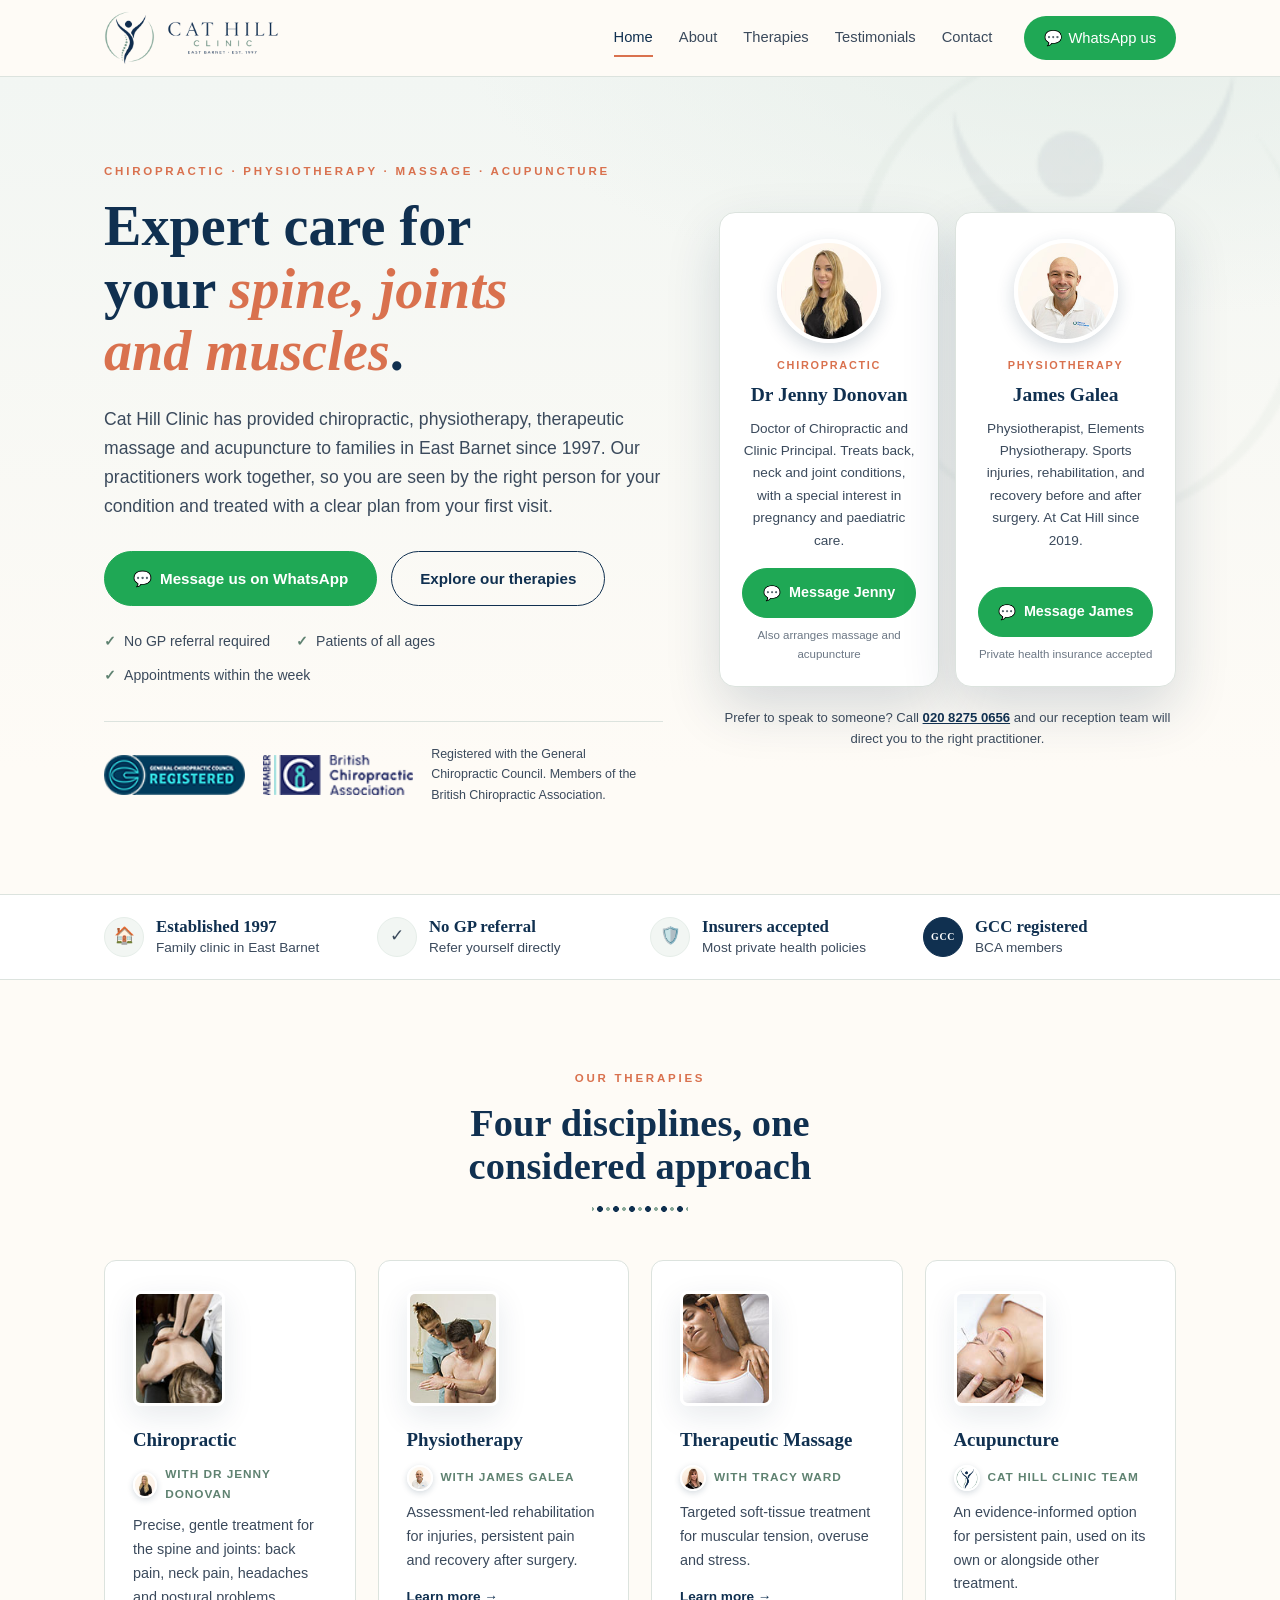
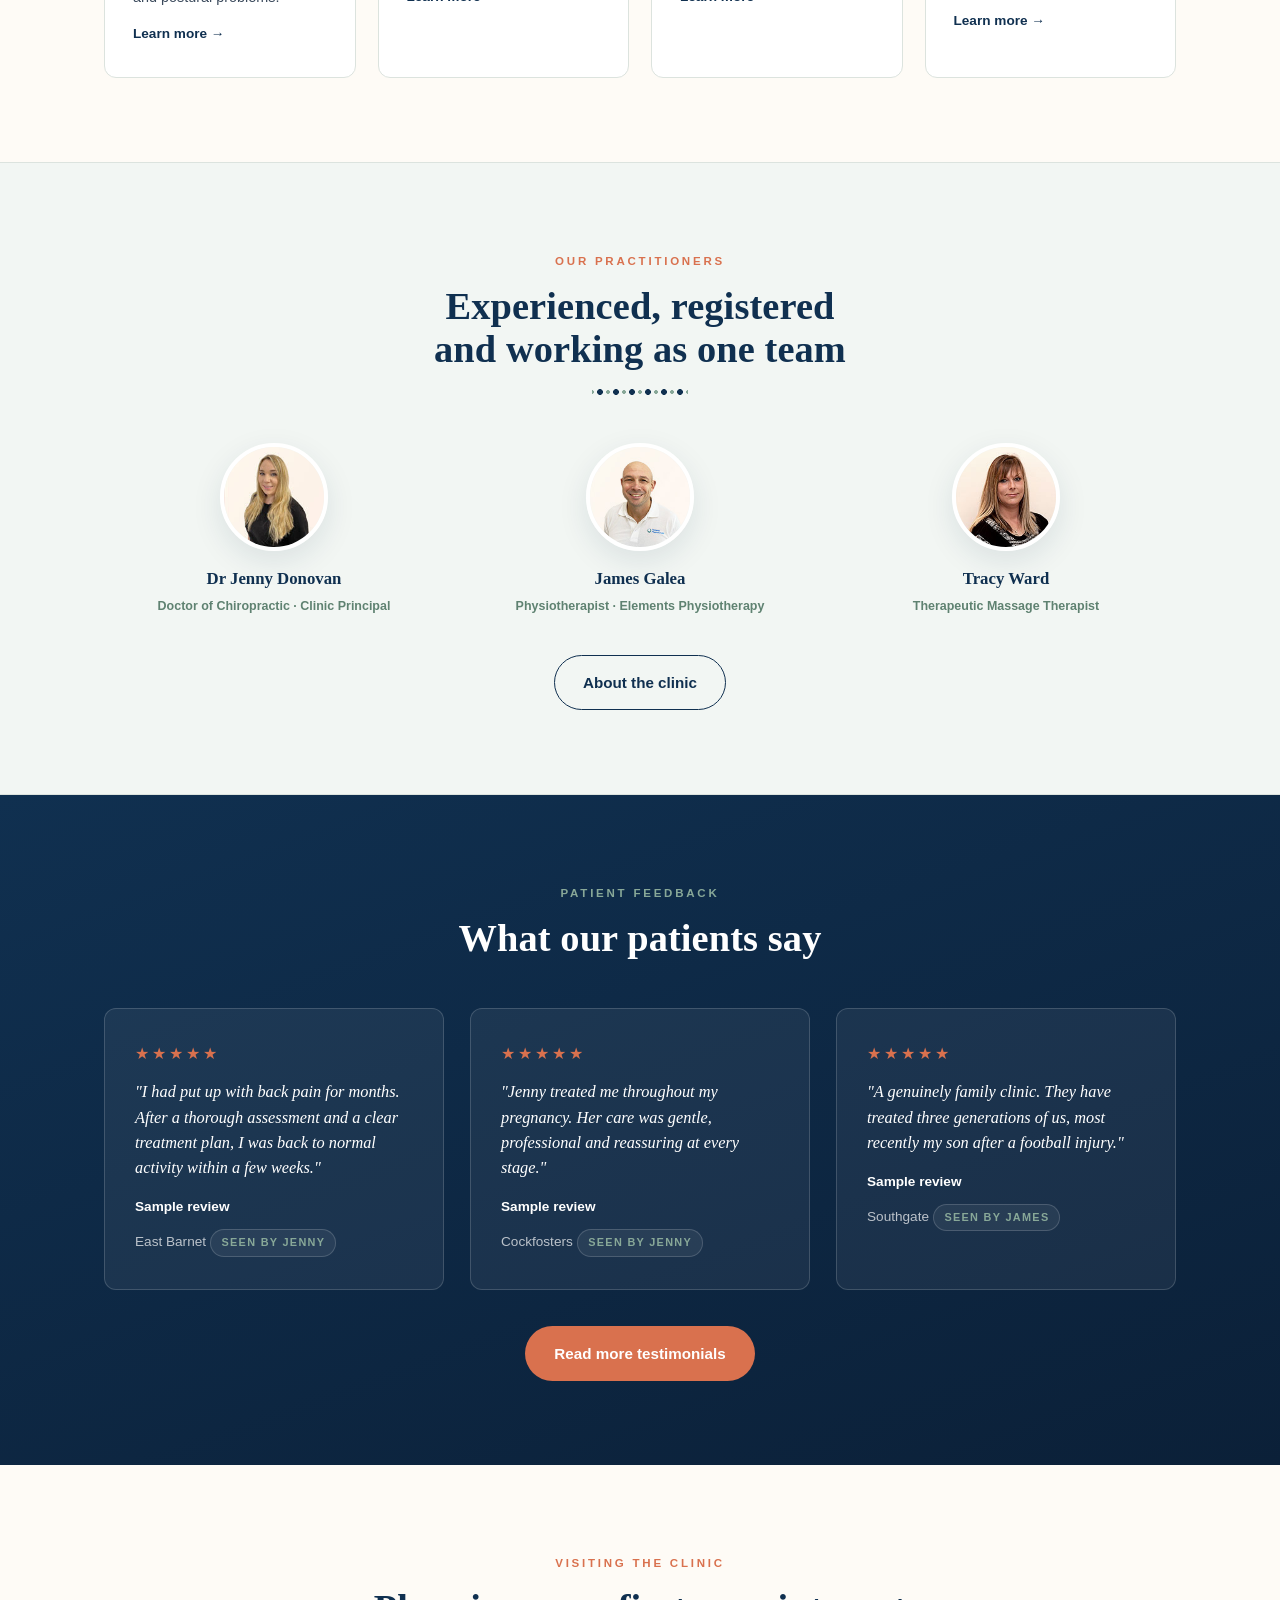
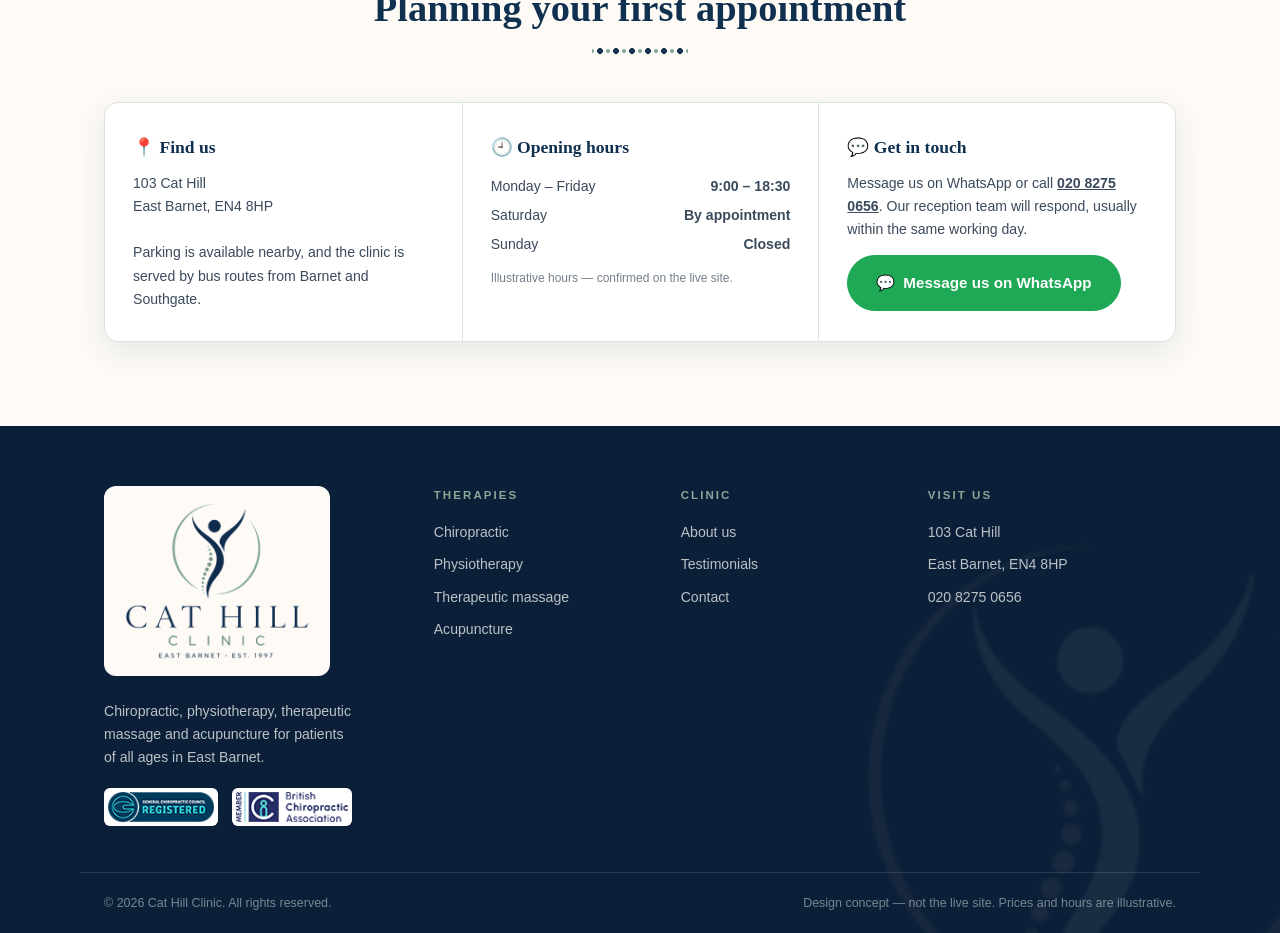
<file: index.html>
<!DOCTYPE html>
<html lang="en-GB">
<head>
<meta charset="UTF-8">
<meta name="viewport" content="width=device-width, initial-scale=1.0">
<title>Cat Hill Clinic — Chiropractic, Physiotherapy, Massage &amp; Acupuncture in East Barnet</title>
<meta name="description" content="Cat Hill Clinic, East Barnet: chiropractic, physiotherapy, therapeutic massage and acupuncture from registered practitioners, established 1997.">
<link rel="icon" href="assets/logo-icon.png">
<link rel="stylesheet" href="css/style.css">
</head>
<body>

<header class="site-header">
  <div class="wrap header-in">
    <a class="brand" href="index.html">
      <img class="brand-icon" src="assets/logo-icon.png" alt=""><img class="brand-word" src="assets/logo-wordmark.png" alt="Cat Hill Clinic — East Barnet, est. 1997">
    </a>
    <nav class="main-nav" id="nav" aria-label="Main navigation">
      <a href="index.html" class="active">Home</a>
      <a href="about.html">About</a>
      <a href="therapies.html">Therapies</a>
      <a href="testimonials.html">Testimonials</a>
      <a href="contact.html">Contact</a>
      <a href="https://wa.me/442082750656?text=Hi%20Cat%20Hill%20Clinic%2C%20I%27d%20like%20to%20book%20an%20appointment" class="nav-cta" target="_blank" rel="noopener"><span class="wa-ic" aria-hidden="true">💬</span>WhatsApp us</a>
    </nav>
    <button class="nav-toggle" aria-label="Menu" aria-expanded="false" aria-controls="nav"><span></span><span></span><span></span></button>
  </div>
</header>

<section class="hero">
  <div class="wrap hero-in">
    <div>
      <span class="eyebrow">Chiropractic · Physiotherapy · Massage · Acupuncture</span>
      <h1>Expert care for your <span class="sea-i">spine, joints and muscles</span>.</h1>
      <p class="lede">Cat Hill Clinic has provided chiropractic, physiotherapy, therapeutic massage and acupuncture to families in East Barnet since 1997. Our practitioners work together, so you are seen by the right person for your condition and treated with a clear plan from your first visit.</p>
      <div class="cta-buttons" style="justify-content: flex-start;">
        <a href="https://wa.me/442082750656?text=Hi%20Cat%20Hill%20Clinic%2C%20I%27d%20like%20to%20book%20an%20appointment" class="btn btn-wa" target="_blank" rel="noopener"><span class="wa-ic" aria-hidden="true">💬</span>Message us on WhatsApp</a>
        <a href="therapies.html" class="btn btn-outline">Explore our therapies</a>
      </div>
      <ul class="hero-points">
        <li><span class="tick">✓</span> No GP referral required</li>
        <li><span class="tick">✓</span> Patients of all ages</li>
        <li><span class="tick">✓</span> Appointments within the week</li>
      </ul>
      <div class="accred">
        <img src="assets/GCC_logo.png" alt="General Chiropractic Council registered">
        <img src="assets/BCA_logo.png" alt="British Chiropractic Association member">
        <span>Registered with the General Chiropractic Council. Members of the British Chiropractic Association.</span>
      </div>
    </div>

    <div class="pract-pair reveal">
      <div class="pract-card">
        <img src="assets/jennifer2.jpg" alt="Dr Jenny Donovan">
        <span class="p-role">Chiropractic</span>
        <h3>Dr Jenny Donovan</h3>
        <p>Doctor of Chiropractic and Clinic Principal. Treats back, neck and joint conditions, with a special interest in pregnancy and paediatric care.</p>
        <a href="https://wa.me/442082750656?text=Hi%20Jenny%2C%20I%27d%20like%20to%20book%20a%20chiropractic%20appointment" class="btn btn-wa" target="_blank" rel="noopener"><span class="wa-ic" aria-hidden="true">💬</span>Message Jenny</a>
        <span class="p-sub">Also arranges massage and acupuncture</span>
      </div>
      <div class="pract-card">
        <img src="assets/jamesgalea.jpg" alt="James Galea">
        <span class="p-role">Physiotherapy</span>
        <h3>James Galea</h3>
        <p>Physiotherapist, Elements Physiotherapy. Sports injuries, rehabilitation, and recovery before and after surgery. At Cat Hill since 2019.</p>
        <a href="https://wa.me/442082750656?text=Hi%20James%2C%20I%27d%20like%20to%20book%20a%20physiotherapy%20appointment" class="btn btn-wa" target="_blank" rel="noopener"><span class="wa-ic" aria-hidden="true">💬</span>Message James</a>
        <span class="p-sub">Private health insurance accepted</span>
      </div>
      <p class="pract-pair-note">Prefer to speak to someone? Call <a href="tel:02082750656">020 8275 0656</a> and our reception team will direct you to the right practitioner.</p>
    </div>
  </div>
</section>

<section class="trust-strip">
  <div class="wrap trust-in">
    <div><span class="t-ic">🏠</span><div><b>Established 1997</b>Family clinic in East Barnet</div></div>
    <div><span class="t-ic">✓</span><div><b>No GP referral</b>Refer yourself directly</div></div>
    <div><span class="t-ic">🛡️</span><div><b>Insurers accepted</b>Most private health policies</div></div>
    <div><span class="t-ic t-mono" aria-hidden="true">GCC</span><div><b>GCC registered</b>BCA members</div></div>
  </div>
</section>

<section class="section">
  <div class="wrap">
    <div class="section-head center reveal">
      <span class="eyebrow">Our therapies</span>
      <h2>Four disciplines, one considered approach</h2>
      <div class="spine-h"></div>
    </div>
    <div class="grid-4">
      <a class="card therapy-card reveal" href="chiropractic.html">
        <img class="t-photo" src="assets/chiropractic.jpg" alt="Chiropractic treatment at Cat Hill Clinic">
        <h3>Chiropractic</h3>
        <span class="who"><img src="assets/jennifer2.jpg" alt="">with Dr Jenny Donovan</span>
        <p>Precise, gentle treatment for the spine and joints: back pain, neck pain, headaches and postural problems.</p>
        <span class="more">Learn more →</span>
      </a>
      <a class="card therapy-card reveal" href="physiotherapy.html">
        <img class="t-photo" src="assets/general.jpg" alt="Physiotherapy at Cat Hill Clinic">
        <h3>Physiotherapy</h3>
        <span class="who"><img src="assets/jamesgalea.jpg" alt="">with James Galea</span>
        <p>Assessment-led rehabilitation for injuries, persistent pain and recovery after surgery.</p>
        <span class="more">Learn more →</span>
      </a>
      <a class="card therapy-card reveal" href="massage.html">
        <img class="t-photo" src="assets/sports_massage.jpg" alt="Therapeutic massage at Cat Hill Clinic">
        <h3>Therapeutic Massage</h3>
        <span class="who"><img src="assets/tracy.jpg" alt="">with Tracy Ward</span>
        <p>Targeted soft-tissue treatment for muscular tension, overuse and stress.</p>
        <span class="more">Learn more →</span>
      </a>
      <a class="card therapy-card reveal" href="acupuncture.html">
        <img class="t-photo" src="assets/acupuncture.jpg" alt="Acupuncture at Cat Hill Clinic">
        <h3>Acupuncture</h3>
        <span class="who"><img src="assets/logo-icon.png" alt="">Cat Hill Clinic team</span>
        <p>An evidence-informed option for persistent pain, used on its own or alongside other treatment.</p>
        <span class="more">Learn more →</span>
      </a>
    </div>
  </div>
</section>

<section class="section tint">
  <div class="wrap">
    <div class="section-head center reveal">
      <span class="eyebrow">Our practitioners</span>
      <h2>Experienced, registered and working as one team</h2>
      <div class="spine-h"></div>
    </div>
    <div class="grid-3">
      <div class="team-mini reveal">
        <img src="assets/jennifer2.jpg" alt="Dr Jenny Donovan">
        <h3>Dr Jenny Donovan</h3>
        <span>Doctor of Chiropractic · Clinic Principal</span>
      </div>
      <div class="team-mini reveal">
        <img src="assets/jamesgalea.jpg" alt="James Galea">
        <h3>James Galea</h3>
        <span>Physiotherapist · Elements Physiotherapy</span>
      </div>
      <div class="team-mini reveal">
        <img src="assets/tracy.jpg" alt="Tracy Ward">
        <h3>Tracy Ward</h3>
        <span>Therapeutic Massage Therapist</span>
      </div>
    </div>
    <div style="text-align:center; margin-top: 36px;" class="reveal">
      <a href="about.html" class="btn btn-outline">About the clinic</a>
    </div>
  </div>
</section>

<section class="section deep">
  <div class="wrap">
    <div class="section-head center reveal">
      <span class="eyebrow">Patient feedback</span>
      <h2>What our patients say</h2>
    </div>
    <div class="grid-3">
      <div class="quote-card reveal">
        <div class="stars">★★★★★</div>
        <blockquote>"I had put up with back pain for months. After a thorough assessment and a clear treatment plan, I was back to normal activity within a few weeks."</blockquote>
        <cite><b>Sample review</b>East Barnet</cite>
        <span class="seen-by">Seen by Jenny</span>
      </div>
      <div class="quote-card reveal">
        <div class="stars">★★★★★</div>
        <blockquote>"Jenny treated me throughout my pregnancy. Her care was gentle, professional and reassuring at every stage."</blockquote>
        <cite><b>Sample review</b>Cockfosters</cite>
        <span class="seen-by">Seen by Jenny</span>
      </div>
      <div class="quote-card reveal">
        <div class="stars">★★★★★</div>
        <blockquote>"A genuinely family clinic. They have treated three generations of us, most recently my son after a football injury."</blockquote>
        <cite><b>Sample review</b>Southgate</cite>
        <span class="seen-by">Seen by James</span>
      </div>
    </div>
    <div style="text-align:center; margin-top: 36px;" class="reveal">
      <a href="testimonials.html" class="btn btn-honey">Read more testimonials</a>
    </div>
  </div>
</section>

<section class="section">
  <div class="wrap">
    <div class="section-head center reveal">
      <span class="eyebrow">Visiting the clinic</span>
      <h2>Planning your first appointment</h2>
      <div class="spine-h"></div>
    </div>
    <div class="visit-panel reveal">
      <div>
        <h3>📍 Find us</h3>
        <p>103 Cat Hill<br>East Barnet, EN4 8HP<br><br>Parking is available nearby, and the clinic is served by bus routes from Barnet and Southgate.</p>
      </div>
      <div>
        <h3>🕘 Opening hours</h3>
        <ul>
          <li><span>Monday – Friday</span><b>9:00 – 18:30</b></li>
          <li><span>Saturday</span><b>By appointment</b></li>
          <li><span>Sunday</span><b>Closed</b></li>
        </ul>
        <p style="margin-top: 10px; font-size: 0.75rem; opacity: 0.7;">Illustrative hours — confirmed on the live site.</p>
      </div>
      <div>
        <h3>💬 Get in touch</h3>
        <p>Message us on WhatsApp or call <a href="tel:02082750656"><b>020 8275 0656</b></a>. Our reception team will respond, usually within the same working day.</p>
        <a href="https://wa.me/442082750656?text=Hi%20Cat%20Hill%20Clinic%2C%20I%27d%20like%20to%20book%20an%20appointment" class="btn btn-wa" style="margin-top: 14px;" target="_blank" rel="noopener"><span class="wa-ic" aria-hidden="true">💬</span>Message us on WhatsApp</a>
      </div>
    </div>
  </div>
</section>

<footer class="site-footer">
  <div class="wrap footer-in">
    <div class="footer-brand">
      <div class="footer-logo"><img src="assets/logo-stacked.png" alt="Cat Hill Clinic — East Barnet, est. 1997"></div>
      <p>Chiropractic, physiotherapy, therapeutic massage and acupuncture for patients of all ages in East Barnet.</p>
      <div class="footer-accred">
        <img src="assets/GCC_logo.png" alt="General Chiropractic Council">
        <img src="assets/BCA_logo.png" alt="British Chiropractic Association">
      </div>
    </div>
    <div>
      <h4>Therapies</h4>
      <ul>
        <li><a href="chiropractic.html">Chiropractic</a></li>
        <li><a href="physiotherapy.html">Physiotherapy</a></li>
        <li><a href="massage.html">Therapeutic massage</a></li>
        <li><a href="acupuncture.html">Acupuncture</a></li>
      </ul>
    </div>
    <div>
      <h4>Clinic</h4>
      <ul>
        <li><a href="about.html">About us</a></li>
        <li><a href="testimonials.html">Testimonials</a></li>
        <li><a href="contact.html">Contact</a></li>
      </ul>
    </div>
    <div>
      <h4>Visit us</h4>
      <ul>
        <li>103 Cat Hill</li>
        <li>East Barnet, EN4 8HP</li>
        <li><a href="tel:02082750656">020 8275 0656</a></li>
      </ul>
    </div>
  </div>
  <div class="wrap footer-legal">
    <span>© 2026 Cat Hill Clinic. All rights reserved.</span>
    <span>Design concept — not the live site. Prices and hours are illustrative.</span>
  </div>
</footer>

<div class="mobile-bar" aria-label="Quick contact">
  <a href="https://wa.me/442082750656?text=Hi%20Cat%20Hill%20Clinic%2C%20I%27d%20like%20to%20book%20an%20appointment" class="btn btn-wa" target="_blank" rel="noopener"><span class="wa-ic" aria-hidden="true">💬</span>WhatsApp</a>
  <a href="tel:02082750656" class="btn btn-outline">📞 Call</a>
</div>

<script src="js/main.js"></script>
</body>
</html>
</file>
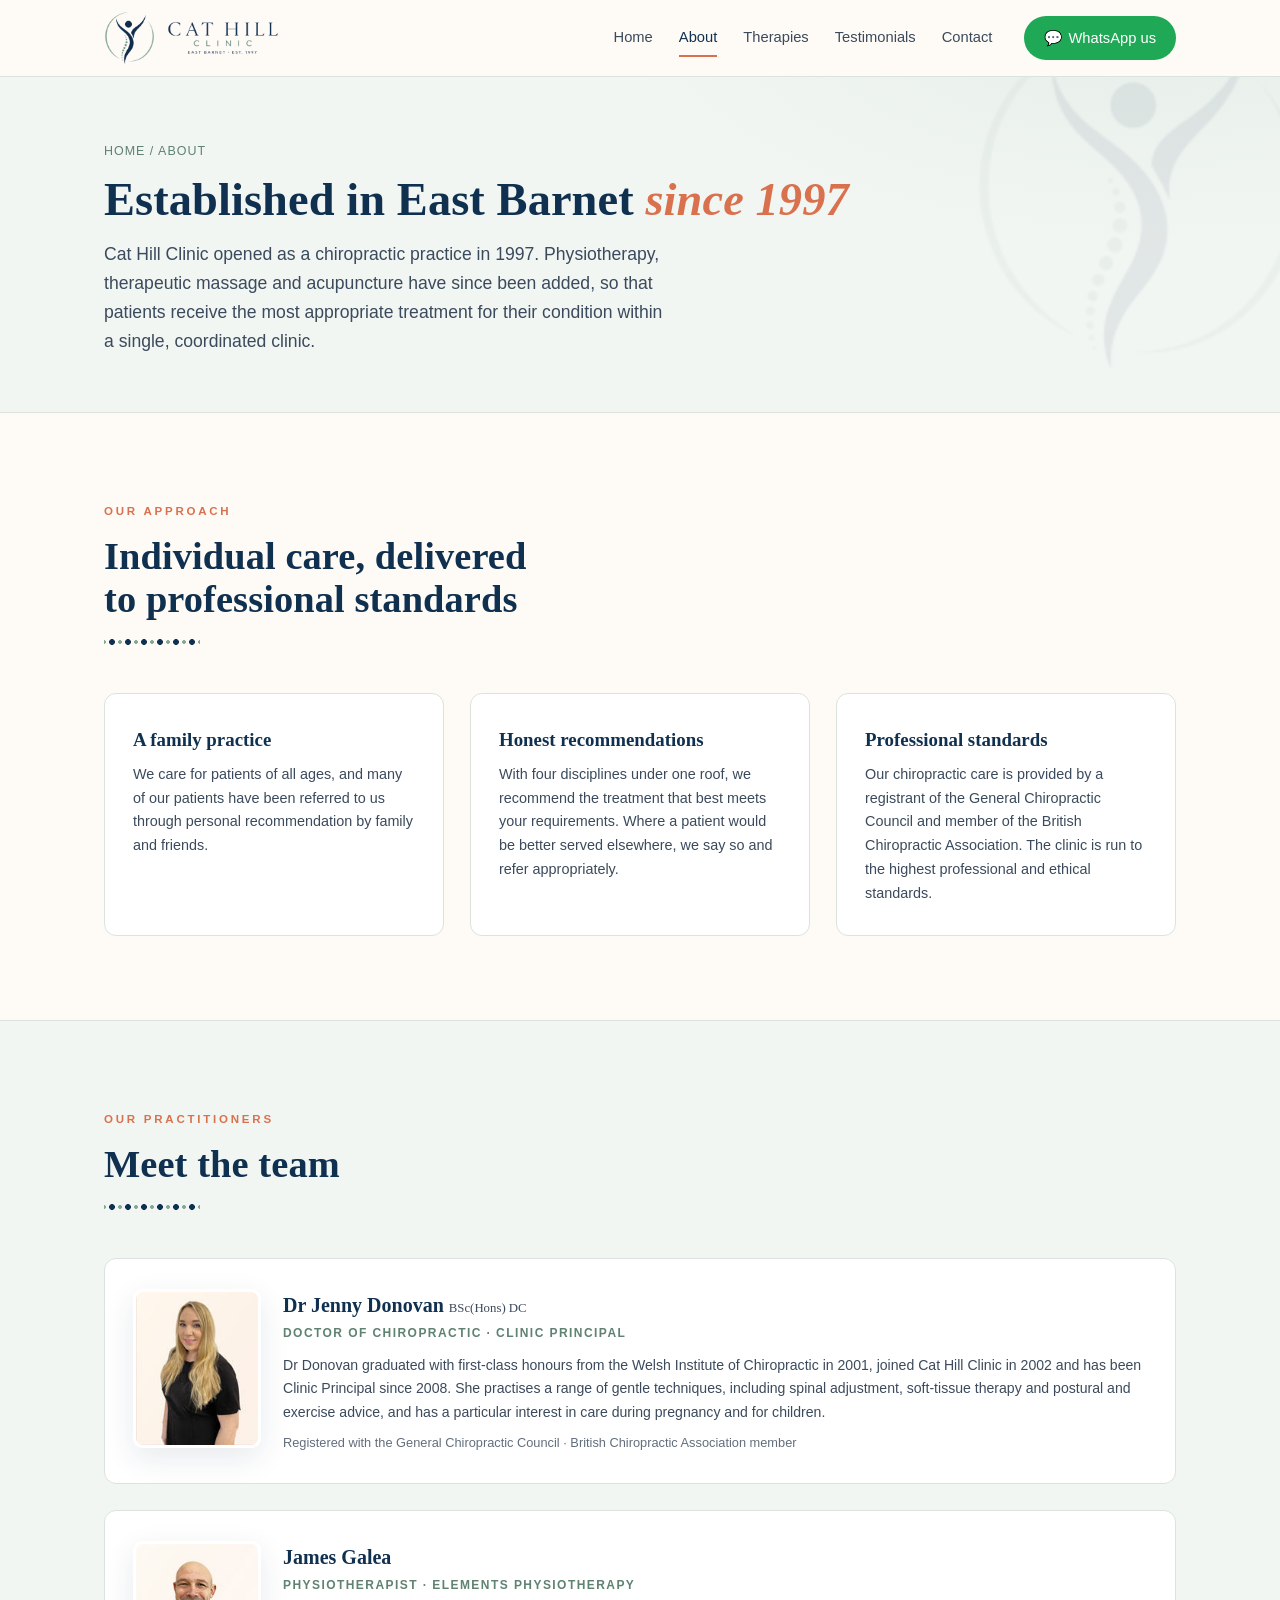
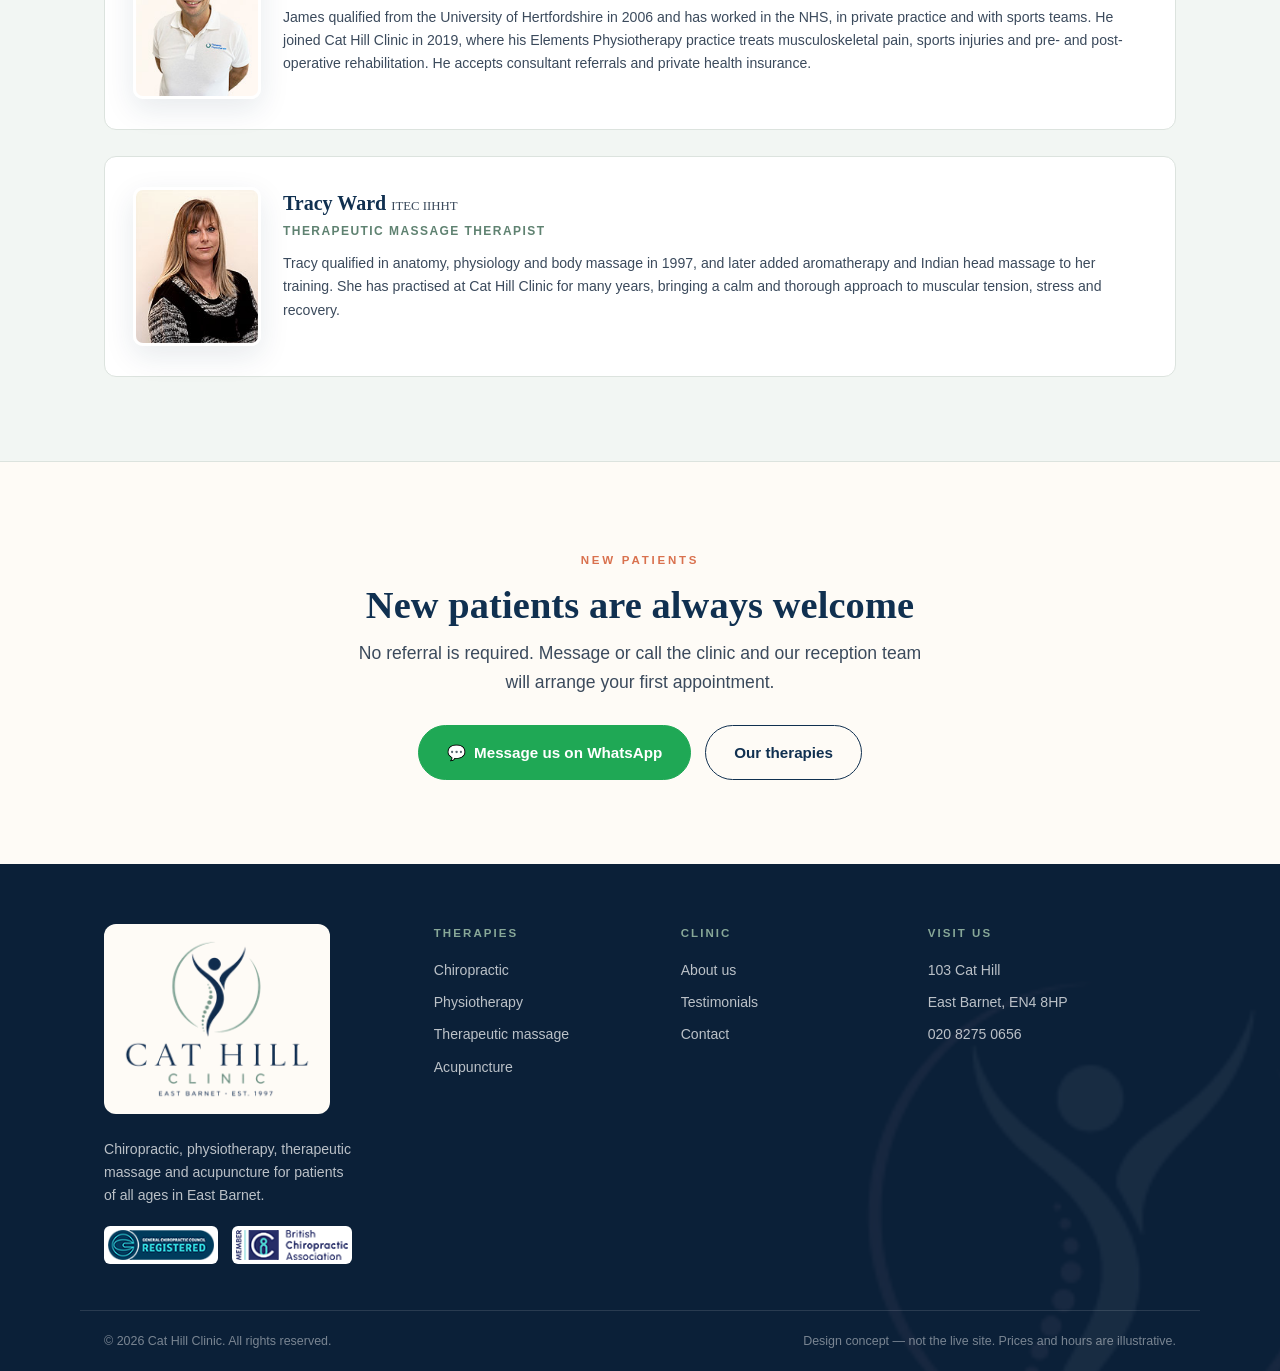
<file: about.html>
<!DOCTYPE html>
<html lang="en-GB">
<head>
<meta charset="UTF-8">
<meta name="viewport" content="width=device-width, initial-scale=1.0">
<title>About — Cat Hill Clinic</title>
<meta name="description" content="A family clinic in East Barnet since 1997. Meet the Cat Hill Clinic team.">
<link rel="icon" href="assets/logo-icon.png">
<link rel="stylesheet" href="css/style.css">
</head>
<body>

<header class="site-header">
  <div class="wrap header-in">
    <a class="brand" href="index.html">
      <img class="brand-icon" src="assets/logo-icon.png" alt=""><img class="brand-word" src="assets/logo-wordmark.png" alt="Cat Hill Clinic — East Barnet, est. 1997">
    </a>
    <nav class="main-nav" id="nav" aria-label="Main navigation">
      <a href="index.html">Home</a>
      <a href="about.html" class="active">About</a>
      <a href="therapies.html">Therapies</a>
      <a href="testimonials.html">Testimonials</a>
      <a href="contact.html">Contact</a>
      <a href="https://wa.me/442082750656?text=Hi%20Cat%20Hill%20Clinic%2C%20I%27d%20like%20to%20book%20an%20appointment" class="nav-cta" target="_blank" rel="noopener"><span class="wa-ic" aria-hidden="true">💬</span>WhatsApp us</a>
    </nav>
    <button class="nav-toggle" aria-label="Menu" aria-expanded="false" aria-controls="nav"><span></span><span></span><span></span></button>
  </div>
</header>

<section class="page-hero">
  <div class="wrap">
    <div class="crumb"><a href="index.html">Home</a> / About</div>
    <h1>Established in East Barnet <span class="sea-i">since 1997</span></h1>
    <p class="lede">Cat Hill Clinic opened as a chiropractic practice in 1997. Physiotherapy, therapeutic massage and acupuncture have since been added, so that patients receive the most appropriate treatment for their condition within a single, coordinated clinic.</p>
  </div>
</section>

<section class="section">
  <div class="wrap">
    <div class="section-head reveal">
      <span class="eyebrow">Our approach</span>
      <h2>Individual care, delivered to professional standards</h2>
      <div class="spine-h"></div>
    </div>
    <div class="grid-3">
      <div class="card reveal">
        <h3>A family practice</h3>
        <p>We care for patients of all ages, and many of our patients have been referred to us through personal recommendation by family and friends.</p>
      </div>
      <div class="card reveal">
        <h3>Honest recommendations</h3>
        <p>With four disciplines under one roof, we recommend the treatment that best meets your requirements. Where a patient would be better served elsewhere, we say so and refer appropriately.</p>
      </div>
      <div class="card reveal">
        <h3>Professional standards</h3>
        <p>Our chiropractic care is provided by a registrant of the General Chiropractic Council and member of the British Chiropractic Association. The clinic is run to the highest professional and ethical standards.</p>
      </div>
    </div>
  </div>
</section>

<section class="section tint">
  <div class="wrap">
    <div class="section-head reveal">
      <span class="eyebrow">Our practitioners</span>
      <h2>Meet the team</h2>
      <div class="spine-h"></div>
    </div>
    <div style="display: grid; gap: 26px;">
      <div class="team-card reveal">
        <img src="assets/jennifer2.jpg" alt="Dr Jenny Donovan, Doctor of Chiropractic">
        <div>
          <h3>Dr Jenny Donovan <span style="font-size:0.8rem; color: var(--body); font-weight: 400;">BSc(Hons) DC</span></h3>
          <div class="t-role">Doctor of Chiropractic · Clinic Principal</div>
          <p>Dr Donovan graduated with first-class honours from the Welsh Institute of Chiropractic in 2001, joined Cat Hill Clinic in 2002 and has been Clinic Principal since 2008. She practises a range of gentle techniques, including spinal adjustment, soft-tissue therapy and postural and exercise advice, and has a particular interest in care during pregnancy and for children.</p>
          <p style="margin-top: 8px; font-size: 0.8rem; opacity: 0.8;">Registered with the General Chiropractic Council · British Chiropractic Association member</p>
        </div>
      </div>
      <div class="team-card reveal">
        <img src="assets/jamesgalea.jpg" alt="James Galea, Physiotherapist">
        <div>
          <h3>James Galea</h3>
          <div class="t-role">Physiotherapist · Elements Physiotherapy</div>
          <p>James qualified from the University of Hertfordshire in 2006 and has worked in the NHS, in private practice and with sports teams. He joined Cat Hill Clinic in 2019, where his Elements Physiotherapy practice treats musculoskeletal pain, sports injuries and pre- and post-operative rehabilitation. He accepts consultant referrals and private health insurance.</p>
        </div>
      </div>
      <div class="team-card reveal">
        <img src="assets/tracy.jpg" alt="Tracy Ward, Massage Therapist">
        <div>
          <h3>Tracy Ward <span style="font-size:0.8rem; color: var(--body); font-weight: 400;">ITEC IIHHT</span></h3>
          <div class="t-role">Therapeutic Massage Therapist</div>
          <p>Tracy qualified in anatomy, physiology and body massage in 1997, and later added aromatherapy and Indian head massage to her training. She has practised at Cat Hill Clinic for many years, bringing a calm and thorough approach to muscular tension, stress and recovery.</p>
        </div>
      </div>
    </div>
  </div>
</section>

<section class="section">
  <div class="wrap cta-final reveal">
    <span class="eyebrow">New patients</span>
    <h2>New patients are always welcome</h2>
    <p class="lede">No referral is required. Message or call the clinic and our reception team will arrange your first appointment.</p>
    <div class="cta-buttons">
      <a href="https://wa.me/442082750656?text=Hi%20Cat%20Hill%20Clinic%2C%20I%27d%20like%20to%20book%20an%20appointment" class="btn btn-wa" target="_blank" rel="noopener"><span class="wa-ic" aria-hidden="true">💬</span>Message us on WhatsApp</a>
      <a href="therapies.html" class="btn btn-outline">Our therapies</a>
    </div>
  </div>
</section>

<footer class="site-footer">
  <div class="wrap footer-in">
    <div class="footer-brand">
      <div class="footer-logo"><img src="assets/logo-stacked.png" alt="Cat Hill Clinic — East Barnet, est. 1997"></div>
      <p>Chiropractic, physiotherapy, therapeutic massage and acupuncture for patients of all ages in East Barnet.</p>
      <div class="footer-accred">
        <img src="assets/GCC_logo.png" alt="General Chiropractic Council">
        <img src="assets/BCA_logo.png" alt="British Chiropractic Association">
      </div>
    </div>
    <div>
      <h4>Therapies</h4>
      <ul>
        <li><a href="chiropractic.html">Chiropractic</a></li>
        <li><a href="physiotherapy.html">Physiotherapy</a></li>
        <li><a href="massage.html">Therapeutic massage</a></li>
        <li><a href="acupuncture.html">Acupuncture</a></li>
      </ul>
    </div>
    <div>
      <h4>Clinic</h4>
      <ul>
        <li><a href="about.html">About us</a></li>
        <li><a href="testimonials.html">Testimonials</a></li>
        <li><a href="contact.html">Contact</a></li>
      </ul>
    </div>
    <div>
      <h4>Visit us</h4>
      <ul>
        <li>103 Cat Hill</li>
        <li>East Barnet, EN4 8HP</li>
        <li><a href="tel:02082750656">020 8275 0656</a></li>
      </ul>
    </div>
  </div>
  <div class="wrap footer-legal">
    <span>© 2026 Cat Hill Clinic. All rights reserved.</span>
    <span>Design concept — not the live site. Prices and hours are illustrative.</span>
  </div>
</footer>

<div class="mobile-bar" aria-label="Quick contact">
  <a href="https://wa.me/442082750656?text=Hi%20Cat%20Hill%20Clinic%2C%20I%27d%20like%20to%20book%20an%20appointment" class="btn btn-wa" target="_blank" rel="noopener"><span class="wa-ic" aria-hidden="true">💬</span>WhatsApp</a>
  <a href="tel:02082750656" class="btn btn-outline">📞 Call</a>
</div>

<script src="js/main.js"></script>
</body>
</html>
</file>
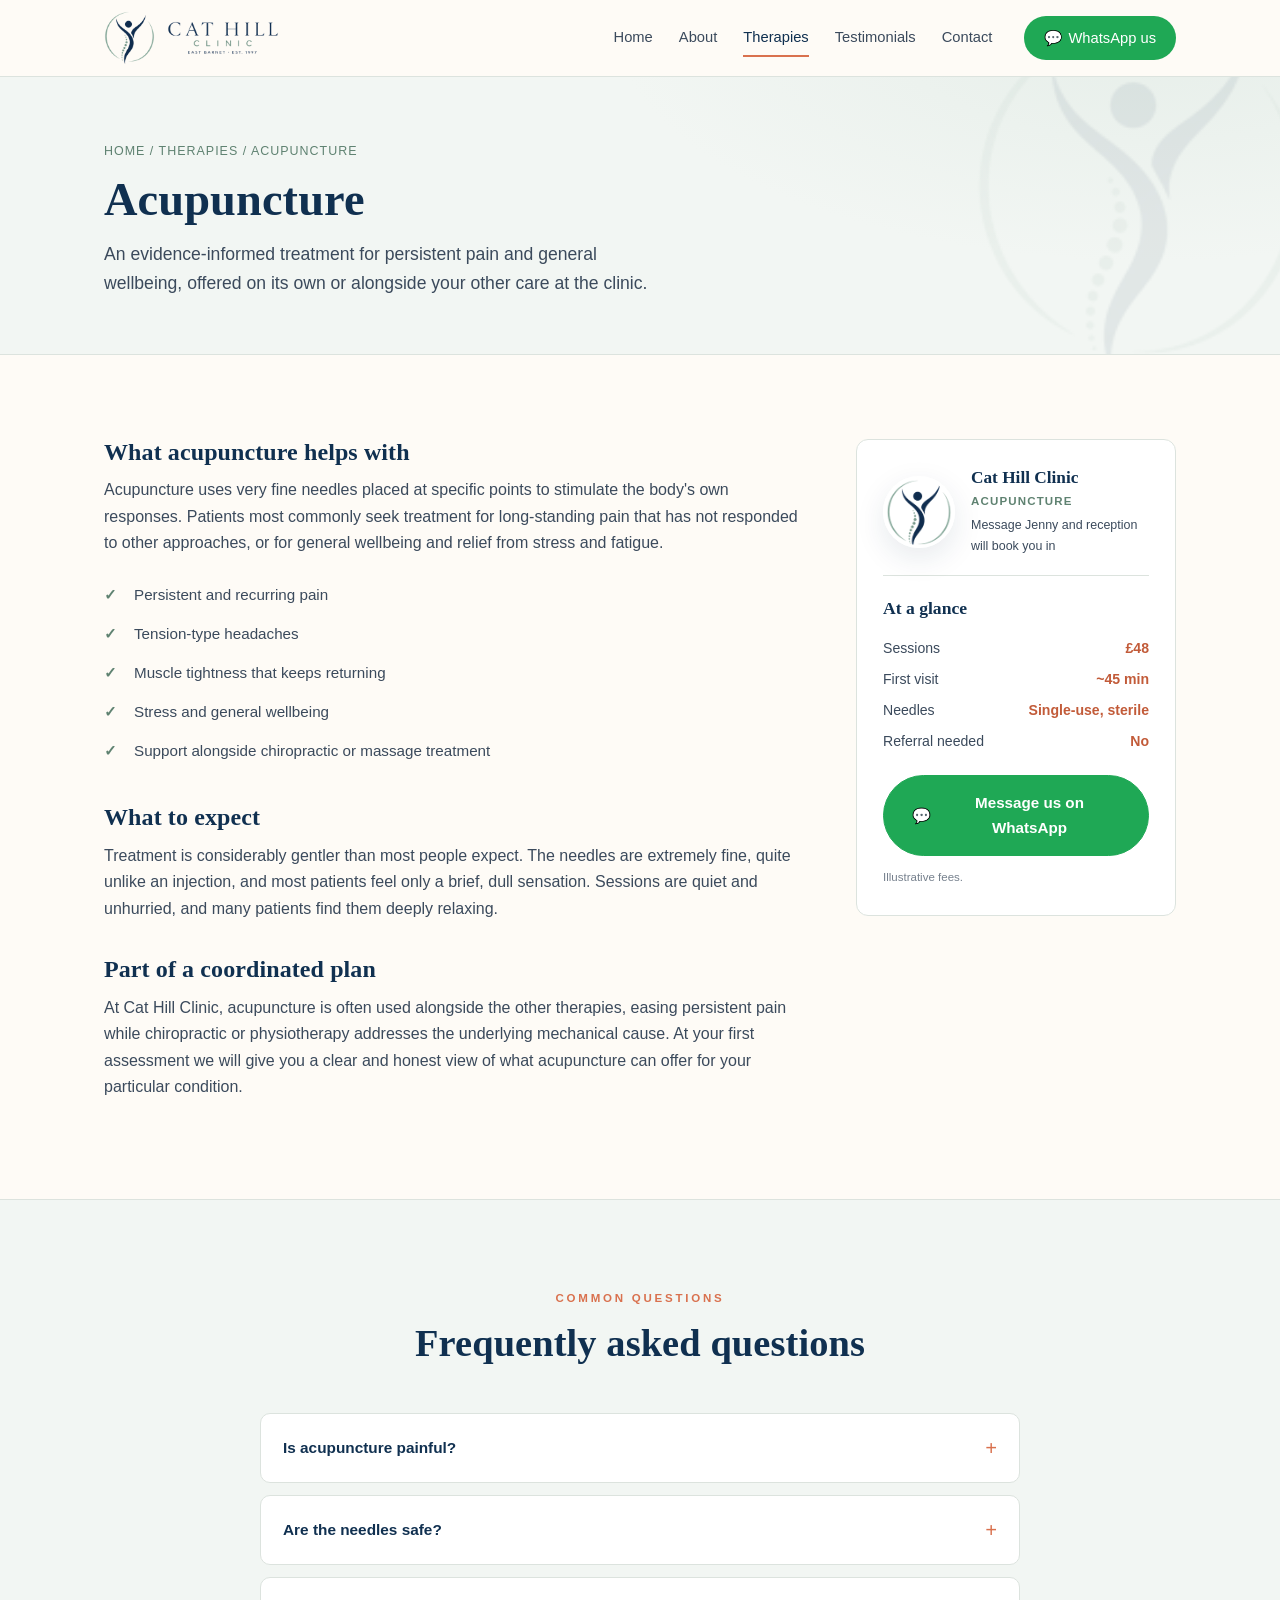
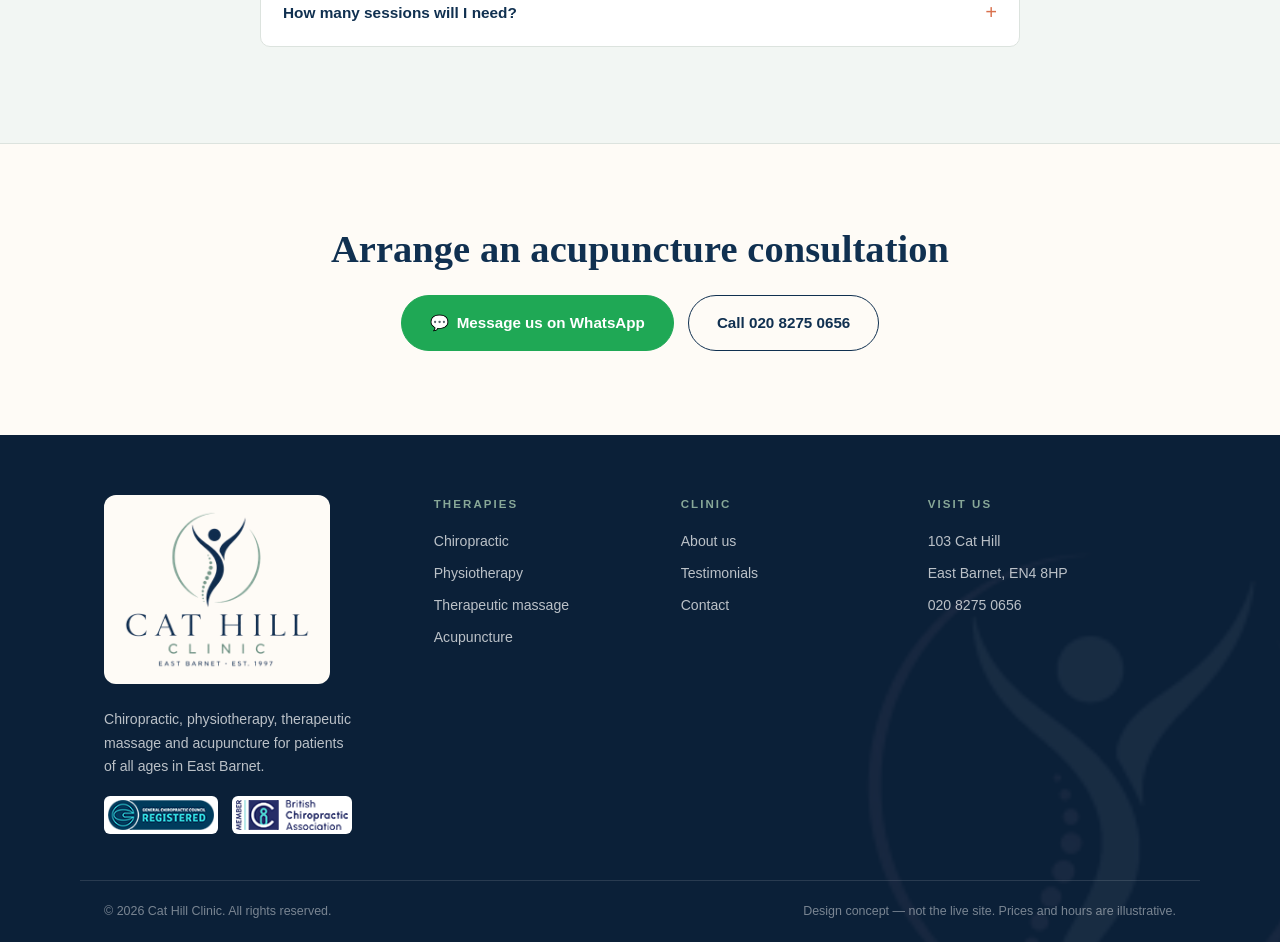
<file: acupuncture.html>
<!DOCTYPE html>
<html lang="en-GB">
<head>
<meta charset="UTF-8">
<meta name="viewport" content="width=device-width, initial-scale=1.0">
<title>Acupuncture — Cat Hill Clinic</title>
<meta name="description" content="Acupuncture in East Barnet — a calm option for persistent pain and general wellbeing at Cat Hill Clinic.">
<link rel="icon" href="assets/logo-icon.png">
<link rel="stylesheet" href="css/style.css">
</head>
<body>

<header class="site-header">
  <div class="wrap header-in">
    <a class="brand" href="index.html">
      <img class="brand-icon" src="assets/logo-icon.png" alt=""><img class="brand-word" src="assets/logo-wordmark.png" alt="Cat Hill Clinic — East Barnet, est. 1997">
    </a>
    <nav class="main-nav" id="nav" aria-label="Main navigation">
      <a href="index.html">Home</a>
      <a href="about.html">About</a>
      <a href="therapies.html" class="active">Therapies</a>
      <a href="testimonials.html">Testimonials</a>
      <a href="contact.html">Contact</a>
      <a href="https://wa.me/442082750656?text=Hi%20Cat%20Hill%20Clinic%2C%20I%27d%20like%20to%20book%20an%20appointment" class="nav-cta" target="_blank" rel="noopener"><span class="wa-ic" aria-hidden="true">💬</span>WhatsApp us</a>
    </nav>
    <button class="nav-toggle" aria-label="Menu" aria-expanded="false" aria-controls="nav"><span></span><span></span><span></span></button>
  </div>
</header>

<section class="page-hero">
  <div class="wrap">
    <div class="crumb"><a href="index.html">Home</a> / <a href="therapies.html">Therapies</a> / Acupuncture</div>
    <h1>Acupuncture</h1>
    <p class="lede">An evidence-informed treatment for persistent pain and general wellbeing, offered on its own or alongside your other care at the clinic.</p>
  </div>
</section>

<section class="section">
  <div class="wrap detail-grid">
    <div class="prose reveal">
      <h2>What acupuncture helps with</h2>
      <p>Acupuncture uses very fine needles placed at specific points to stimulate the body's own responses. Patients most commonly seek treatment for long-standing pain that has not responded to other approaches, or for general wellbeing and relief from stress and fatigue.</p>
      <ul class="check-list">
        <li>Persistent and recurring pain</li>
        <li>Tension-type headaches</li>
        <li>Muscle tightness that keeps returning</li>
        <li>Stress and general wellbeing</li>
        <li>Support alongside chiropractic or massage treatment</li>
      </ul>

      <h2>What to expect</h2>
      <p>Treatment is considerably gentler than most people expect. The needles are extremely fine, quite unlike an injection, and most patients feel only a brief, dull sensation. Sessions are quiet and unhurried, and many patients find them deeply relaxing.</p>

      <h2>Part of a coordinated plan</h2>
      <p>At Cat Hill Clinic, acupuncture is often used alongside the other therapies, easing persistent pain while chiropractic or physiotherapy addresses the underlying mechanical cause. At your first assessment we will give you a clear and honest view of what acupuncture can offer for your particular condition.</p>
    </div>

    <aside class="aside reveal">
      <div class="pract">
        <img src="assets/logo-icon.png" alt="Cat Hill Clinic">
        <div><b>Cat Hill Clinic</b><span>Acupuncture</span><small>Message Jenny and reception will book you in</small></div>
      </div>
      <h3>At a glance</h3>
      <ul>
        <li><span>Sessions</span><b>£48</b></li>
        <li><span>First visit</span><b>~45 min</b></li>
        <li><span>Needles</span><b>Single-use, sterile</b></li>
        <li><span>Referral needed</span><b>No</b></li>
      </ul>
      <a href="https://wa.me/442082750656?text=Hi%20Cat%20Hill%20Clinic%2C%20I%27d%20like%20to%20book%20an%20appointment" class="btn btn-wa" target="_blank" rel="noopener"><span class="wa-ic" aria-hidden="true">💬</span>Message us on WhatsApp</a>
      <p style="font-size: 0.72rem; margin-top: 12px; opacity: 0.7;">Illustrative fees.</p>
    </aside>
  </div>
</section>

<section class="section tint">
  <div class="wrap">
    <div class="section-head center reveal">
      <span class="eyebrow">Common questions</span>
      <h2>Frequently asked questions</h2>
    </div>
    <div class="faq reveal">
      <details>
        <summary>Is acupuncture painful?</summary>
        <div class="faq-a">Rarely. The needles are extremely fine and most patients feel only a brief, dull sensation on insertion. Any discomfort is minimal and short-lived.</div>
      </details>
      <details>
        <summary>Are the needles safe?</summary>
        <div class="faq-a">Yes. All needles are sterile, single-use and disposed of after each treatment, in line with professional standards.</div>
      </details>
      <details>
        <summary>How many sessions will I need?</summary>
        <div class="faq-a">Many patients notice a change within the first few sessions, though long-standing conditions may take longer. A realistic course will be discussed at your first assessment.</div>
      </details>
    </div>
  </div>
</section>

<section class="section">
  <div class="wrap cta-final reveal">
    <h2>Arrange an acupuncture consultation</h2>
    <div class="cta-buttons" style="margin-top: 24px;">
      <a href="https://wa.me/442082750656?text=Hi%20Cat%20Hill%20Clinic%2C%20I%27d%20like%20to%20book%20an%20appointment" class="btn btn-wa" target="_blank" rel="noopener"><span class="wa-ic" aria-hidden="true">💬</span>Message us on WhatsApp</a>
      <a href="tel:02082750656" class="btn btn-outline">Call 020 8275 0656</a>
    </div>
  </div>
</section>

<footer class="site-footer">
  <div class="wrap footer-in">
    <div class="footer-brand">
      <div class="footer-logo"><img src="assets/logo-stacked.png" alt="Cat Hill Clinic — East Barnet, est. 1997"></div>
      <p>Chiropractic, physiotherapy, therapeutic massage and acupuncture for patients of all ages in East Barnet.</p>
      <div class="footer-accred">
        <img src="assets/GCC_logo.png" alt="General Chiropractic Council">
        <img src="assets/BCA_logo.png" alt="British Chiropractic Association">
      </div>
    </div>
    <div>
      <h4>Therapies</h4>
      <ul>
        <li><a href="chiropractic.html">Chiropractic</a></li>
        <li><a href="physiotherapy.html">Physiotherapy</a></li>
        <li><a href="massage.html">Therapeutic massage</a></li>
        <li><a href="acupuncture.html">Acupuncture</a></li>
      </ul>
    </div>
    <div>
      <h4>Clinic</h4>
      <ul>
        <li><a href="about.html">About us</a></li>
        <li><a href="testimonials.html">Testimonials</a></li>
        <li><a href="contact.html">Contact</a></li>
      </ul>
    </div>
    <div>
      <h4>Visit us</h4>
      <ul>
        <li>103 Cat Hill</li>
        <li>East Barnet, EN4 8HP</li>
        <li><a href="tel:02082750656">020 8275 0656</a></li>
      </ul>
    </div>
  </div>
  <div class="wrap footer-legal">
    <span>© 2026 Cat Hill Clinic. All rights reserved.</span>
    <span>Design concept — not the live site. Prices and hours are illustrative.</span>
  </div>
</footer>

<div class="mobile-bar" aria-label="Quick contact">
  <a href="https://wa.me/442082750656?text=Hi%20Cat%20Hill%20Clinic%2C%20I%27d%20like%20to%20book%20an%20appointment" class="btn btn-wa" target="_blank" rel="noopener"><span class="wa-ic" aria-hidden="true">💬</span>WhatsApp</a>
  <a href="tel:02082750656" class="btn btn-outline">📞 Call</a>
</div>

<script src="js/main.js"></script>
</body>
</html>
</file>
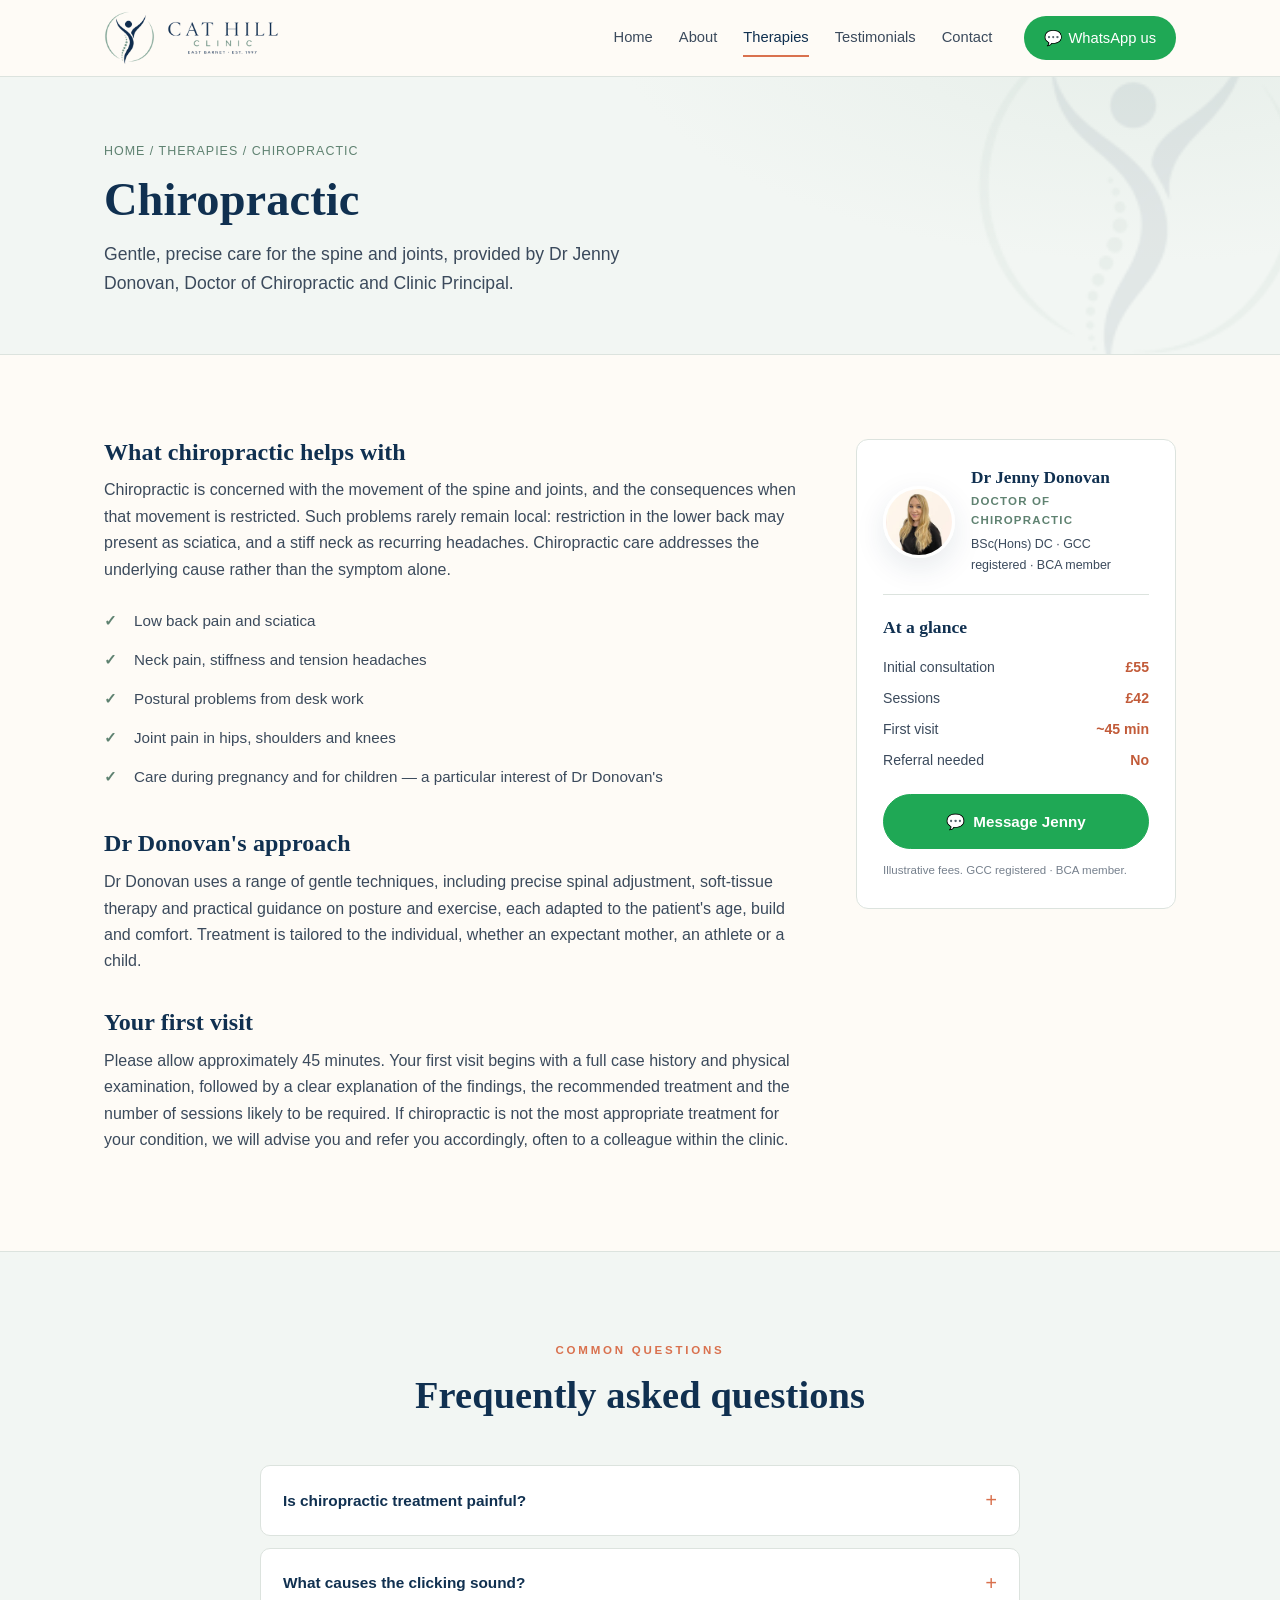
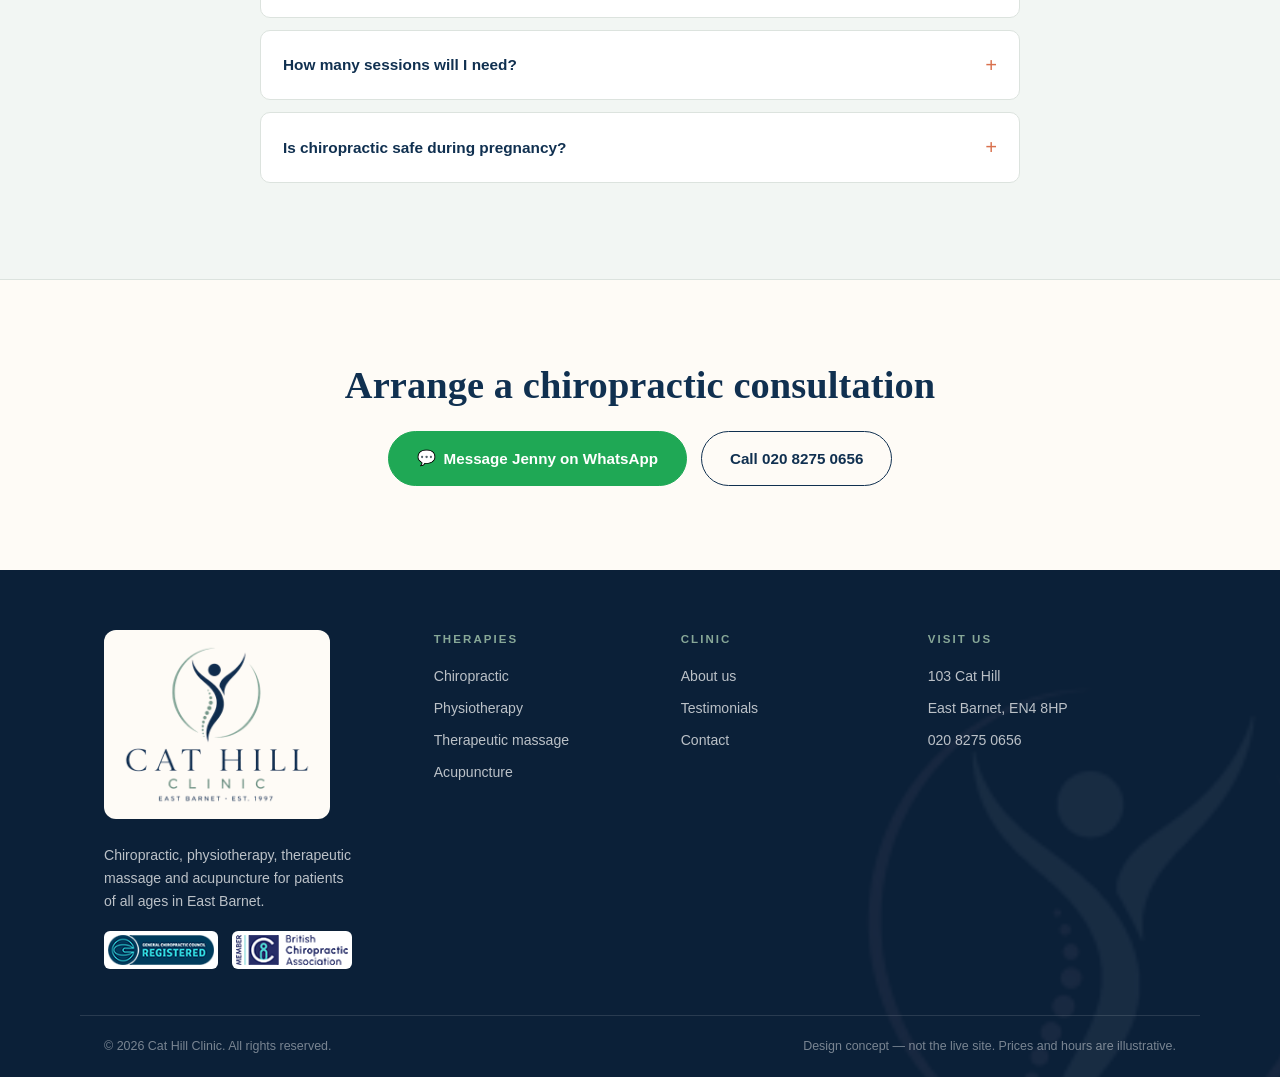
<file: chiropractic.html>
<!DOCTYPE html>
<html lang="en-GB">
<head>
<meta charset="UTF-8">
<meta name="viewport" content="width=device-width, initial-scale=1.0">
<title>Chiropractic — Cat Hill Clinic</title>
<meta name="description" content="Gentle chiropractic care in East Barnet with Dr Jenny Donovan — backs, necks, joints, pregnancy and paediatric care.">
<link rel="icon" href="assets/logo-icon.png">
<link rel="stylesheet" href="css/style.css">
</head>
<body>

<header class="site-header">
  <div class="wrap header-in">
    <a class="brand" href="index.html">
      <img class="brand-icon" src="assets/logo-icon.png" alt=""><img class="brand-word" src="assets/logo-wordmark.png" alt="Cat Hill Clinic — East Barnet, est. 1997">
    </a>
    <nav class="main-nav" id="nav" aria-label="Main navigation">
      <a href="index.html">Home</a>
      <a href="about.html">About</a>
      <a href="therapies.html" class="active">Therapies</a>
      <a href="testimonials.html">Testimonials</a>
      <a href="contact.html">Contact</a>
      <a href="https://wa.me/442082750656?text=Hi%20Cat%20Hill%20Clinic%2C%20I%27d%20like%20to%20book%20an%20appointment" class="nav-cta" target="_blank" rel="noopener"><span class="wa-ic" aria-hidden="true">💬</span>WhatsApp us</a>
    </nav>
    <button class="nav-toggle" aria-label="Menu" aria-expanded="false" aria-controls="nav"><span></span><span></span><span></span></button>
  </div>
</header>

<section class="page-hero">
  <div class="wrap">
    <div class="crumb"><a href="index.html">Home</a> / <a href="therapies.html">Therapies</a> / Chiropractic</div>
    <h1>Chiropractic</h1>
    <p class="lede">Gentle, precise care for the spine and joints, provided by Dr Jenny Donovan, Doctor of Chiropractic and Clinic Principal.</p>
  </div>
</section>

<section class="section">
  <div class="wrap detail-grid">
    <div class="prose reveal">
      <h2>What chiropractic helps with</h2>
      <p>Chiropractic is concerned with the movement of the spine and joints, and the consequences when that movement is restricted. Such problems rarely remain local: restriction in the lower back may present as sciatica, and a stiff neck as recurring headaches. Chiropractic care addresses the underlying cause rather than the symptom alone.</p>
      <ul class="check-list">
        <li>Low back pain and sciatica</li>
        <li>Neck pain, stiffness and tension headaches</li>
        <li>Postural problems from desk work</li>
        <li>Joint pain in hips, shoulders and knees</li>
        <li>Care during pregnancy and for children — a particular interest of Dr Donovan's</li>
      </ul>

      <h2>Dr Donovan's approach</h2>
      <p>Dr Donovan uses a range of gentle techniques, including precise spinal adjustment, soft-tissue therapy and practical guidance on posture and exercise, each adapted to the patient's age, build and comfort. Treatment is tailored to the individual, whether an expectant mother, an athlete or a child.</p>

      <h2>Your first visit</h2>
      <p>Please allow approximately 45 minutes. Your first visit begins with a full case history and physical examination, followed by a clear explanation of the findings, the recommended treatment and the number of sessions likely to be required. If chiropractic is not the most appropriate treatment for your condition, we will advise you and refer you accordingly, often to a colleague within the clinic.</p>
    </div>

    <aside class="aside reveal">
      <div class="pract">
        <img src="assets/jennifer2.jpg" alt="Dr Jenny Donovan">
        <div><b>Dr Jenny Donovan</b><span>Doctor of Chiropractic</span><small>BSc(Hons) DC · GCC registered · BCA member</small></div>
      </div>
      <h3>At a glance</h3>
      <ul>
        <li><span>Initial consultation</span><b>£55</b></li>
        <li><span>Sessions</span><b>£42</b></li>
        <li><span>First visit</span><b>~45 min</b></li>
        <li><span>Referral needed</span><b>No</b></li>
      </ul>
      <a href="https://wa.me/442082750656?text=Hi%20Jenny%2C%20I%27d%20like%20to%20book%20a%20chiropractic%20appointment" class="btn btn-wa" target="_blank" rel="noopener"><span class="wa-ic" aria-hidden="true">💬</span>Message Jenny</a>
      <p style="font-size: 0.72rem; margin-top: 12px; opacity: 0.7;">Illustrative fees. GCC registered · BCA member.</p>
    </aside>
  </div>
</section>

<section class="section tint">
  <div class="wrap">
    <div class="section-head center reveal">
      <span class="eyebrow">Common questions</span>
      <h2>Frequently asked questions</h2>
    </div>
    <div class="faq reveal">
      <details>
        <summary>Is chiropractic treatment painful?</summary>
        <div class="faq-a">Most patients describe an adjustment as a sensation of pressure followed by relief, rather than pain. Dr Donovan uses gentle, low-force techniques where appropriate and explains each step before proceeding.</div>
      </details>
      <details>
        <summary>What causes the clicking sound?</summary>
        <div class="faq-a">The sound is gas being released within the joint as it moves, similar to the sound of knuckles cracking. It is not bone moving against bone, and an adjustment can be fully effective without any sound at all.</div>
      </details>
      <details>
        <summary>How many sessions will I need?</summary>
        <div class="faq-a">This depends on the nature of the condition and how long it has been present. You will be given a realistic estimate at your first assessment, and the plan is reviewed as your treatment progresses.</div>
      </details>
      <details>
        <summary>Is chiropractic safe during pregnancy?</summary>
        <div class="faq-a">Yes. Pregnancy care is one of Dr Donovan's particular interests. Techniques are adapted to each stage of pregnancy and to your comfort.</div>
      </details>
    </div>
  </div>
</section>

<section class="section">
  <div class="wrap cta-final reveal">
    <h2>Arrange a chiropractic consultation</h2>
    <div class="cta-buttons" style="margin-top: 24px;">
      <a href="https://wa.me/442082750656?text=Hi%20Jenny%2C%20I%27d%20like%20to%20book%20a%20chiropractic%20appointment" class="btn btn-wa" target="_blank" rel="noopener"><span class="wa-ic" aria-hidden="true">💬</span>Message Jenny on WhatsApp</a>
      <a href="tel:02082750656" class="btn btn-outline">Call 020 8275 0656</a>
    </div>
  </div>
</section>

<footer class="site-footer">
  <div class="wrap footer-in">
    <div class="footer-brand">
      <div class="footer-logo"><img src="assets/logo-stacked.png" alt="Cat Hill Clinic — East Barnet, est. 1997"></div>
      <p>Chiropractic, physiotherapy, therapeutic massage and acupuncture for patients of all ages in East Barnet.</p>
      <div class="footer-accred">
        <img src="assets/GCC_logo.png" alt="General Chiropractic Council">
        <img src="assets/BCA_logo.png" alt="British Chiropractic Association">
      </div>
    </div>
    <div>
      <h4>Therapies</h4>
      <ul>
        <li><a href="chiropractic.html">Chiropractic</a></li>
        <li><a href="physiotherapy.html">Physiotherapy</a></li>
        <li><a href="massage.html">Therapeutic massage</a></li>
        <li><a href="acupuncture.html">Acupuncture</a></li>
      </ul>
    </div>
    <div>
      <h4>Clinic</h4>
      <ul>
        <li><a href="about.html">About us</a></li>
        <li><a href="testimonials.html">Testimonials</a></li>
        <li><a href="contact.html">Contact</a></li>
      </ul>
    </div>
    <div>
      <h4>Visit us</h4>
      <ul>
        <li>103 Cat Hill</li>
        <li>East Barnet, EN4 8HP</li>
        <li><a href="tel:02082750656">020 8275 0656</a></li>
      </ul>
    </div>
  </div>
  <div class="wrap footer-legal">
    <span>© 2026 Cat Hill Clinic. All rights reserved.</span>
    <span>Design concept — not the live site. Prices and hours are illustrative.</span>
  </div>
</footer>

<div class="mobile-bar" aria-label="Quick contact">
  <a href="https://wa.me/442082750656?text=Hi%20Cat%20Hill%20Clinic%2C%20I%27d%20like%20to%20book%20an%20appointment" class="btn btn-wa" target="_blank" rel="noopener"><span class="wa-ic" aria-hidden="true">💬</span>WhatsApp</a>
  <a href="tel:02082750656" class="btn btn-outline">📞 Call</a>
</div>

<script src="js/main.js"></script>
</body>
</html>
</file>
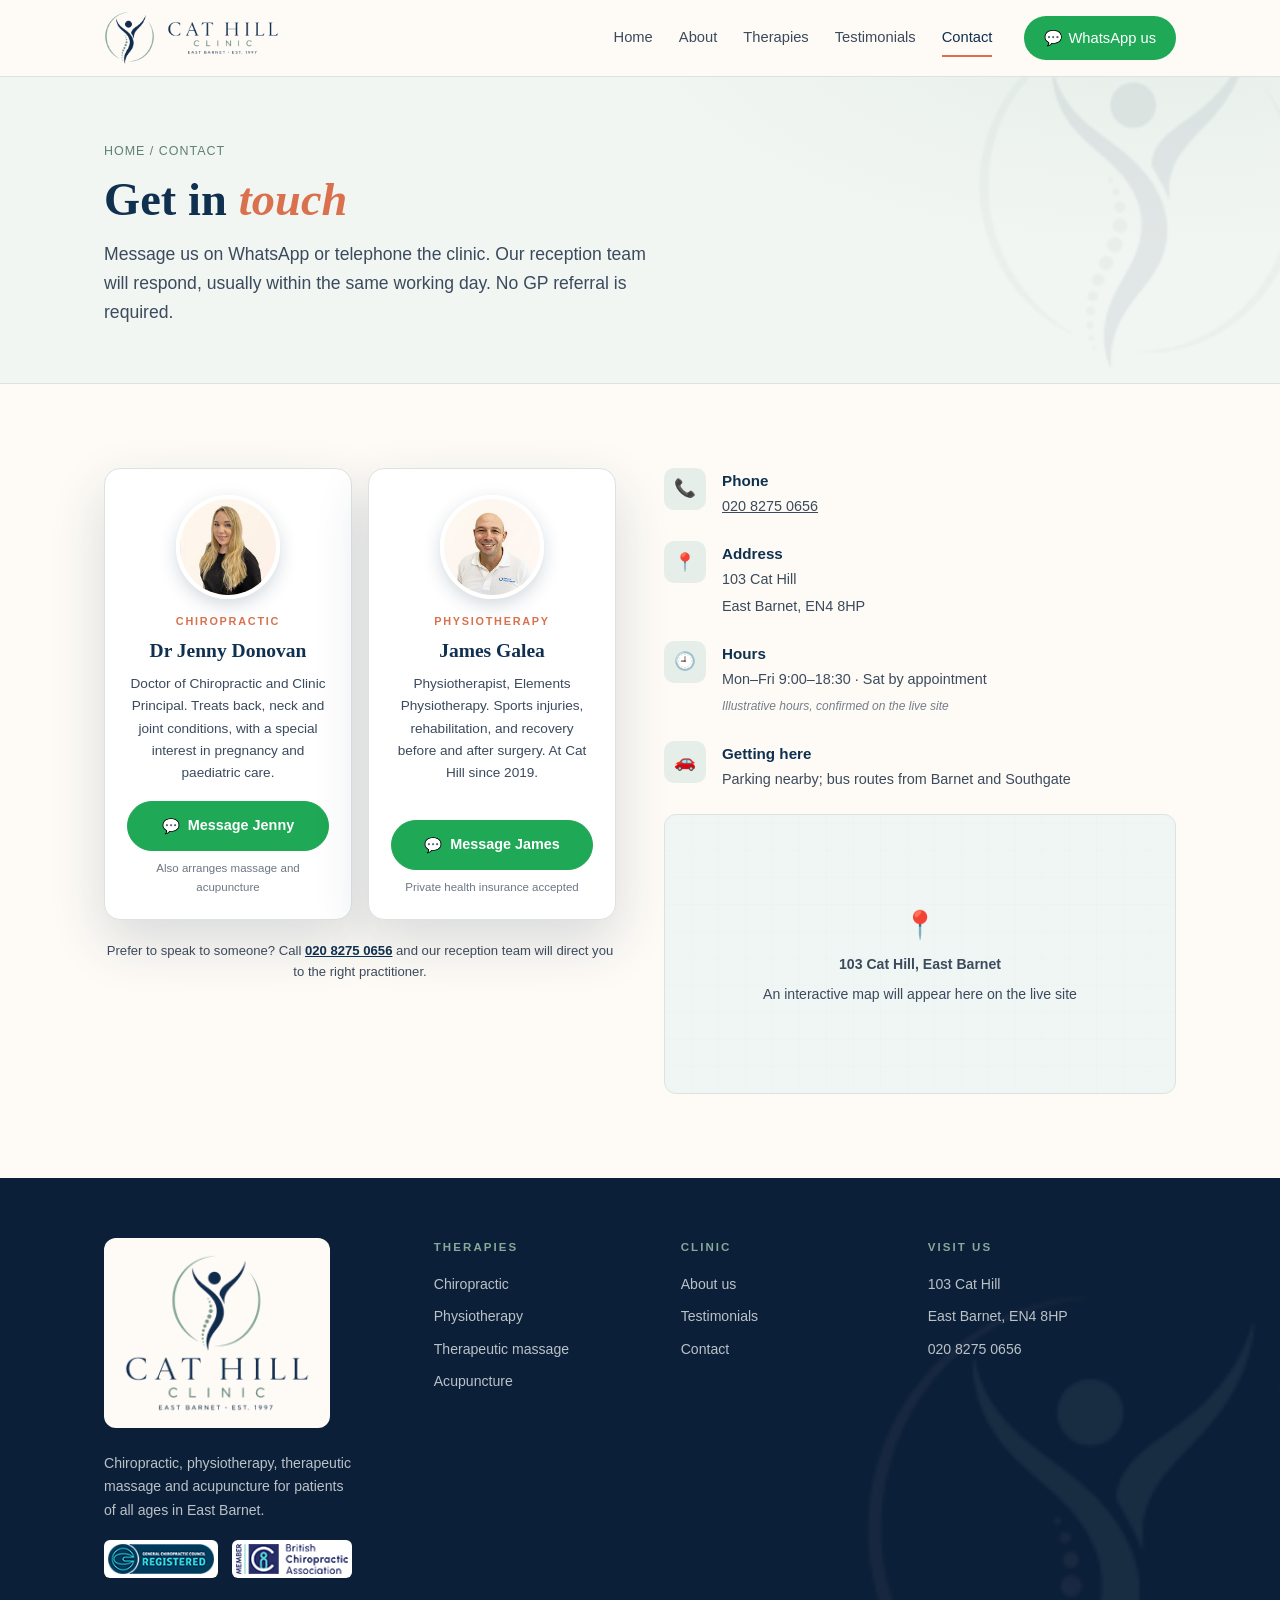
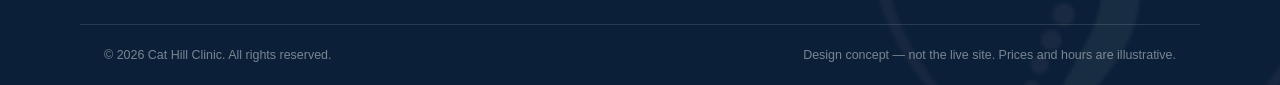
<file: contact.html>
<!DOCTYPE html>
<html lang="en-GB">
<head>
<meta charset="UTF-8">
<meta name="viewport" content="width=device-width, initial-scale=1.0">
<title>Contact &amp; Booking — Cat Hill Clinic</title>
<meta name="description" content="Get in touch with Cat Hill Clinic, 103 Cat Hill, East Barnet EN4 8HP. Message us on WhatsApp or call 020 8275 0656.">
<link rel="icon" href="assets/logo-icon.png">
<link rel="stylesheet" href="css/style.css">
</head>
<body>

<header class="site-header">
  <div class="wrap header-in">
    <a class="brand" href="index.html">
      <img class="brand-icon" src="assets/logo-icon.png" alt=""><img class="brand-word" src="assets/logo-wordmark.png" alt="Cat Hill Clinic — East Barnet, est. 1997">
    </a>
    <nav class="main-nav" id="nav" aria-label="Main navigation">
      <a href="index.html">Home</a>
      <a href="about.html">About</a>
      <a href="therapies.html">Therapies</a>
      <a href="testimonials.html">Testimonials</a>
      <a href="contact.html" class="active">Contact</a>
      <a href="https://wa.me/442082750656?text=Hi%20Cat%20Hill%20Clinic%2C%20I%27d%20like%20to%20book%20an%20appointment" class="nav-cta" target="_blank" rel="noopener"><span class="wa-ic" aria-hidden="true">💬</span>WhatsApp us</a>
    </nav>
    <button class="nav-toggle" aria-label="Menu" aria-expanded="false" aria-controls="nav"><span></span><span></span><span></span></button>
  </div>
</header>

<section class="page-hero">
  <div class="wrap">
    <div class="crumb"><a href="index.html">Home</a> / Contact</div>
    <h1>Get in <span class="sea-i">touch</span></h1>
    <p class="lede">Message us on WhatsApp or telephone the clinic. Our reception team will respond, usually within the same working day. No GP referral is required.</p>
  </div>
</section>

<section class="section">
  <div class="wrap">
    <div class="grid-2" style="align-items: start; gap: 48px;">
      <div class="pract-pair reveal">
      <div class="pract-card">
        <img src="assets/jennifer2.jpg" alt="Dr Jenny Donovan">
        <span class="p-role">Chiropractic</span>
        <h3>Dr Jenny Donovan</h3>
        <p>Doctor of Chiropractic and Clinic Principal. Treats back, neck and joint conditions, with a special interest in pregnancy and paediatric care.</p>
        <a href="https://wa.me/442082750656?text=Hi%20Jenny%2C%20I%27d%20like%20to%20book%20a%20chiropractic%20appointment" class="btn btn-wa" target="_blank" rel="noopener"><span class="wa-ic" aria-hidden="true">💬</span>Message Jenny</a>
        <span class="p-sub">Also arranges massage and acupuncture</span>
      </div>
      <div class="pract-card">
        <img src="assets/jamesgalea.jpg" alt="James Galea">
        <span class="p-role">Physiotherapy</span>
        <h3>James Galea</h3>
        <p>Physiotherapist, Elements Physiotherapy. Sports injuries, rehabilitation, and recovery before and after surgery. At Cat Hill since 2019.</p>
        <a href="https://wa.me/442082750656?text=Hi%20James%2C%20I%27d%20like%20to%20book%20a%20physiotherapy%20appointment" class="btn btn-wa" target="_blank" rel="noopener"><span class="wa-ic" aria-hidden="true">💬</span>Message James</a>
        <span class="p-sub">Private health insurance accepted</span>
      </div>
      <p class="pract-pair-note">Prefer to speak to someone? Call <a href="tel:02082750656">020 8275 0656</a> and our reception team will direct you to the right practitioner.</p>
    </div>

      <div class="reveal">
        <ul class="info-list">
          <li>
            <div class="icon">📞</div>
            <div><b>Phone</b><a href="tel:02082750656">020 8275 0656</a></div>
          </li>
          <li>
            <div class="icon">📍</div>
            <div><b>Address</b><span>103 Cat Hill<br>East Barnet, EN4 8HP</span></div>
          </li>
          <li>
            <div class="icon">🕘</div>
            <div><b>Hours</b><span>Mon–Fri 9:00–18:30 · Sat by appointment<br><em style="font-size: 0.75rem; opacity: 0.7;">Illustrative hours, confirmed on the live site</em></span></div>
          </li>
          <li>
            <div class="icon">🚗</div>
            <div><b>Getting here</b><span>Parking nearby; bus routes from Barnet and Southgate</span></div>
          </li>
        </ul>
        <div class="map-ph">
          <span class="pin">📍</span>
          <span><b>103 Cat Hill, East Barnet</b></span>
          <span>An interactive map will appear here on the live site</span>
        </div>
      </div>
    </div>
  </div>
</section>

<footer class="site-footer">
  <div class="wrap footer-in">
    <div class="footer-brand">
      <div class="footer-logo"><img src="assets/logo-stacked.png" alt="Cat Hill Clinic — East Barnet, est. 1997"></div>
      <p>Chiropractic, physiotherapy, therapeutic massage and acupuncture for patients of all ages in East Barnet.</p>
      <div class="footer-accred">
        <img src="assets/GCC_logo.png" alt="General Chiropractic Council">
        <img src="assets/BCA_logo.png" alt="British Chiropractic Association">
      </div>
    </div>
    <div>
      <h4>Therapies</h4>
      <ul>
        <li><a href="chiropractic.html">Chiropractic</a></li>
        <li><a href="physiotherapy.html">Physiotherapy</a></li>
        <li><a href="massage.html">Therapeutic massage</a></li>
        <li><a href="acupuncture.html">Acupuncture</a></li>
      </ul>
    </div>
    <div>
      <h4>Clinic</h4>
      <ul>
        <li><a href="about.html">About us</a></li>
        <li><a href="testimonials.html">Testimonials</a></li>
        <li><a href="contact.html">Contact</a></li>
      </ul>
    </div>
    <div>
      <h4>Visit us</h4>
      <ul>
        <li>103 Cat Hill</li>
        <li>East Barnet, EN4 8HP</li>
        <li><a href="tel:02082750656">020 8275 0656</a></li>
      </ul>
    </div>
  </div>
  <div class="wrap footer-legal">
    <span>© 2026 Cat Hill Clinic. All rights reserved.</span>
    <span>Design concept — not the live site. Prices and hours are illustrative.</span>
  </div>
</footer>

<div class="mobile-bar" aria-label="Quick contact">
  <a href="https://wa.me/442082750656?text=Hi%20Cat%20Hill%20Clinic%2C%20I%27d%20like%20to%20book%20an%20appointment" class="btn btn-wa" target="_blank" rel="noopener"><span class="wa-ic" aria-hidden="true">💬</span>WhatsApp</a>
  <a href="tel:02082750656" class="btn btn-outline">📞 Call</a>
</div>

<script src="js/main.js"></script>
</body>
</html>
</file>
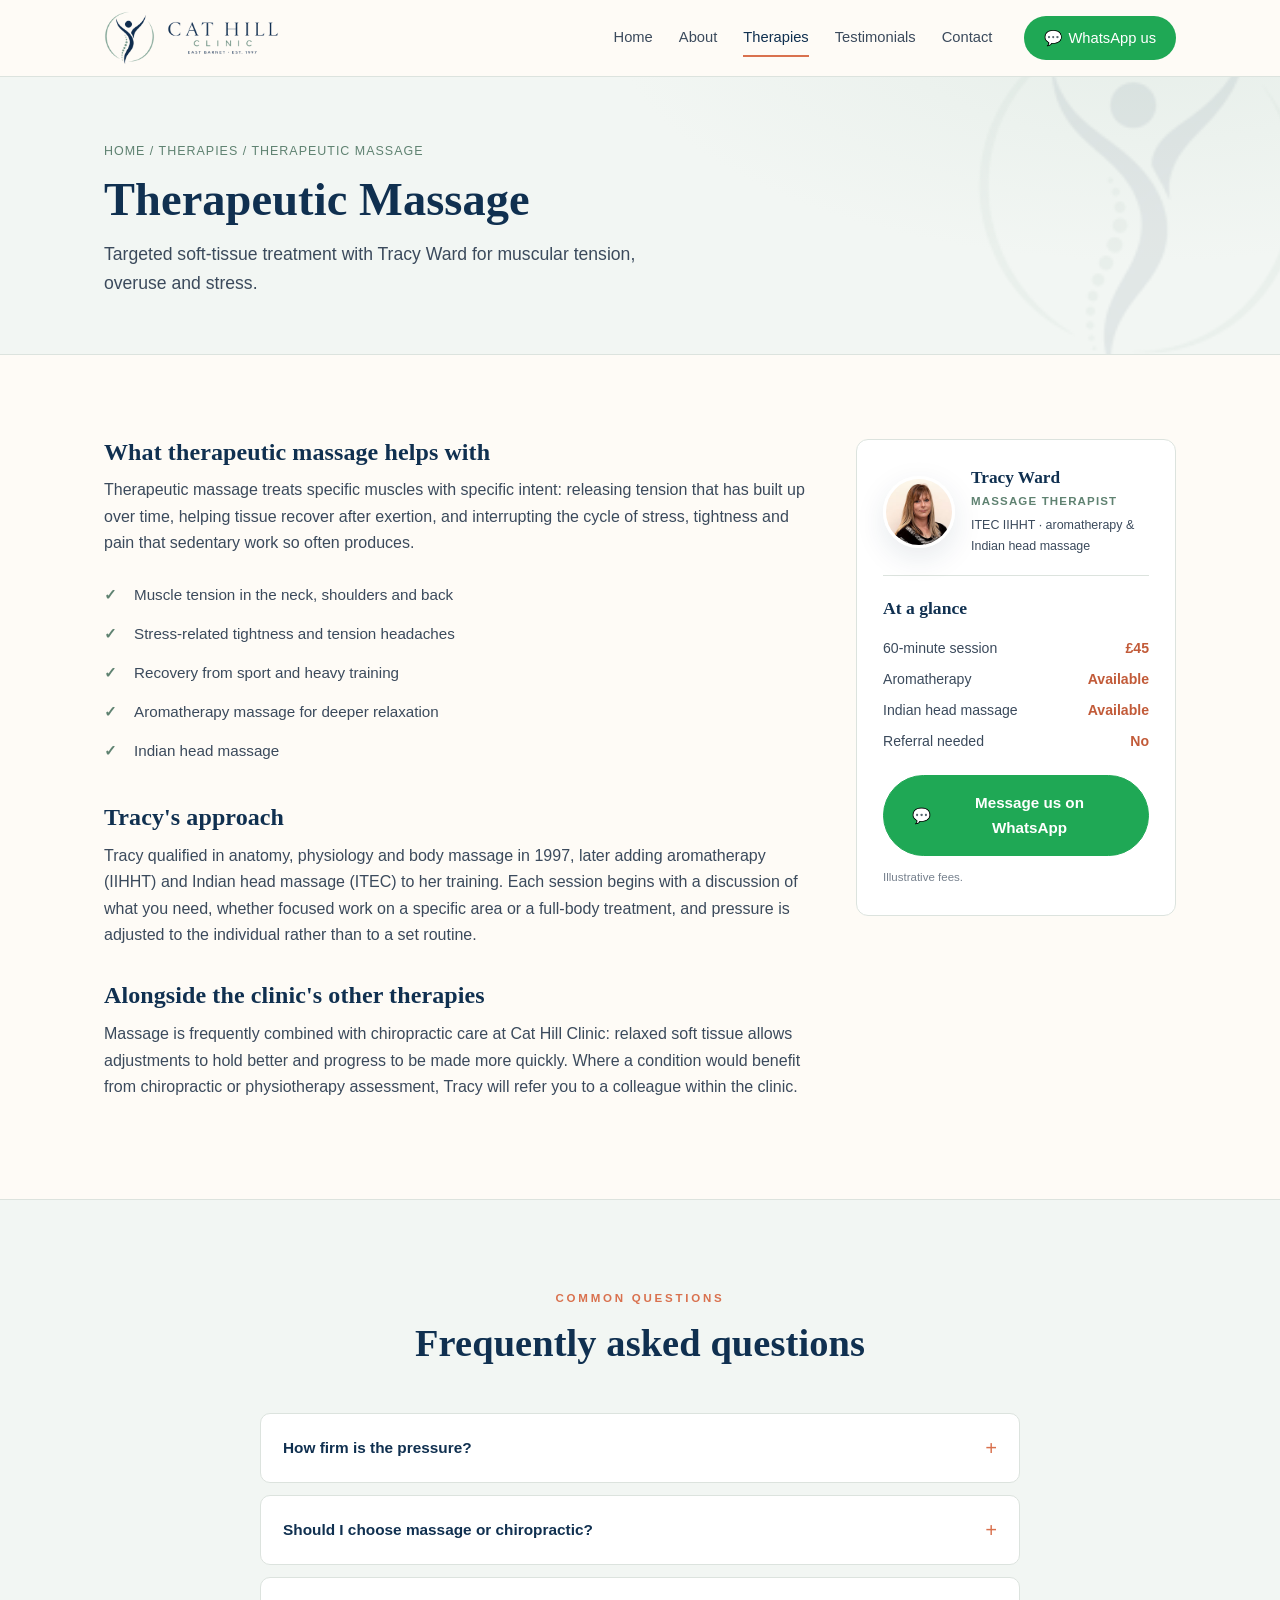
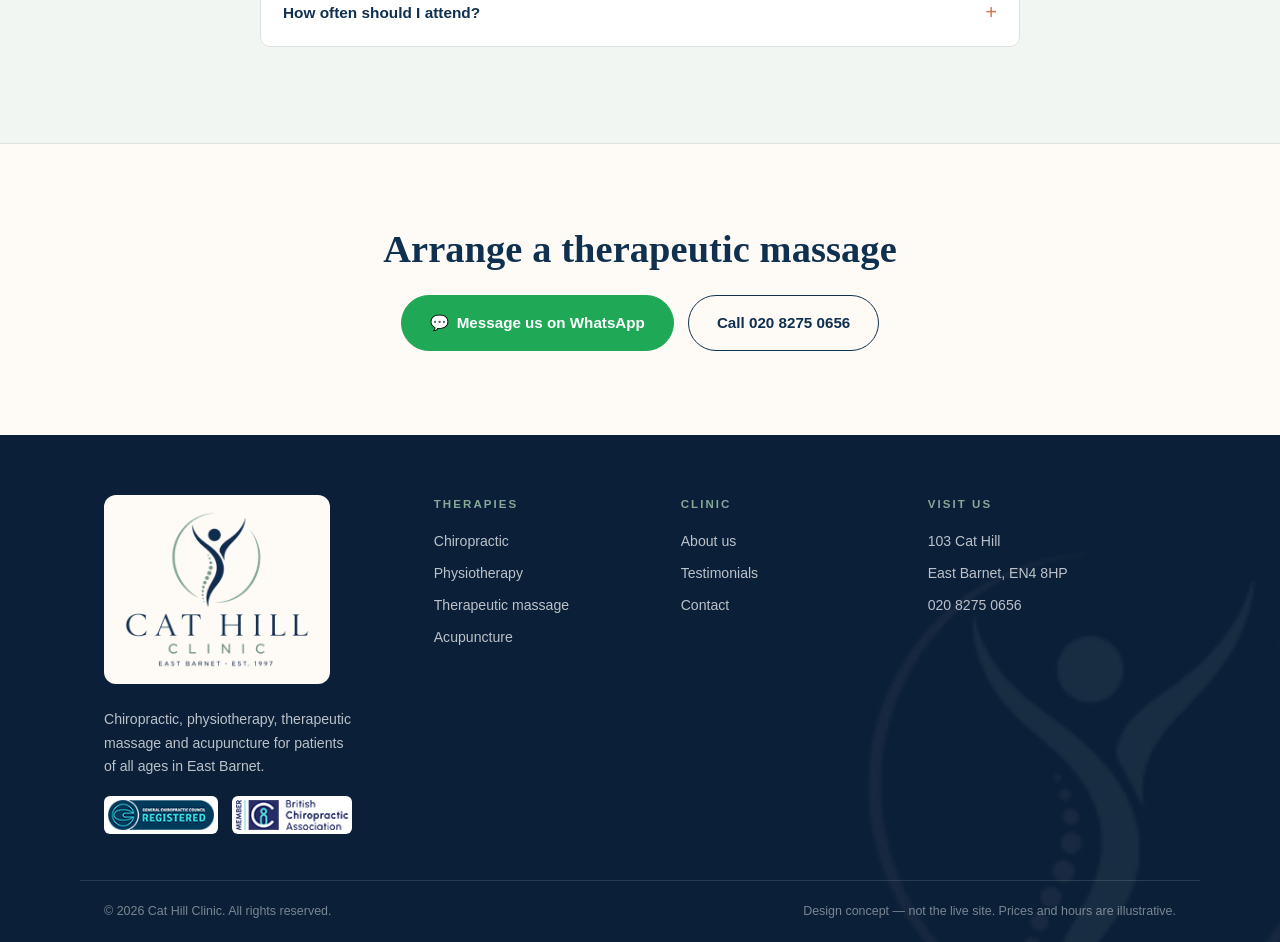
<file: massage.html>
<!DOCTYPE html>
<html lang="en-GB">
<head>
<meta charset="UTF-8">
<meta name="viewport" content="width=device-width, initial-scale=1.0">
<title>Therapeutic Massage — Cat Hill Clinic</title>
<meta name="description" content="Therapeutic massage in East Barnet with Tracy Ward — muscle tension, stress relief, aromatherapy and Indian head massage.">
<link rel="icon" href="assets/logo-icon.png">
<link rel="stylesheet" href="css/style.css">
</head>
<body>

<header class="site-header">
  <div class="wrap header-in">
    <a class="brand" href="index.html">
      <img class="brand-icon" src="assets/logo-icon.png" alt=""><img class="brand-word" src="assets/logo-wordmark.png" alt="Cat Hill Clinic — East Barnet, est. 1997">
    </a>
    <nav class="main-nav" id="nav" aria-label="Main navigation">
      <a href="index.html">Home</a>
      <a href="about.html">About</a>
      <a href="therapies.html" class="active">Therapies</a>
      <a href="testimonials.html">Testimonials</a>
      <a href="contact.html">Contact</a>
      <a href="https://wa.me/442082750656?text=Hi%20Cat%20Hill%20Clinic%2C%20I%27d%20like%20to%20book%20an%20appointment" class="nav-cta" target="_blank" rel="noopener"><span class="wa-ic" aria-hidden="true">💬</span>WhatsApp us</a>
    </nav>
    <button class="nav-toggle" aria-label="Menu" aria-expanded="false" aria-controls="nav"><span></span><span></span><span></span></button>
  </div>
</header>

<section class="page-hero">
  <div class="wrap">
    <div class="crumb"><a href="index.html">Home</a> / <a href="therapies.html">Therapies</a> / Therapeutic Massage</div>
    <h1>Therapeutic Massage</h1>
    <p class="lede">Targeted soft-tissue treatment with Tracy Ward for muscular tension, overuse and stress.</p>
  </div>
</section>

<section class="section">
  <div class="wrap detail-grid">
    <div class="prose reveal">
      <h2>What therapeutic massage helps with</h2>
      <p>Therapeutic massage treats specific muscles with specific intent: releasing tension that has built up over time, helping tissue recover after exertion, and interrupting the cycle of stress, tightness and pain that sedentary work so often produces.</p>
      <ul class="check-list">
        <li>Muscle tension in the neck, shoulders and back</li>
        <li>Stress-related tightness and tension headaches</li>
        <li>Recovery from sport and heavy training</li>
        <li>Aromatherapy massage for deeper relaxation</li>
        <li>Indian head massage</li>
      </ul>

      <h2>Tracy's approach</h2>
      <p>Tracy qualified in anatomy, physiology and body massage in 1997, later adding aromatherapy (IIHHT) and Indian head massage (ITEC) to her training. Each session begins with a discussion of what you need, whether focused work on a specific area or a full-body treatment, and pressure is adjusted to the individual rather than to a set routine.</p>

      <h2>Alongside the clinic's other therapies</h2>
      <p>Massage is frequently combined with chiropractic care at Cat Hill Clinic: relaxed soft tissue allows adjustments to hold better and progress to be made more quickly. Where a condition would benefit from chiropractic or physiotherapy assessment, Tracy will refer you to a colleague within the clinic.</p>
    </div>

    <aside class="aside reveal">
      <div class="pract">
        <img src="assets/tracy.jpg" alt="Tracy Ward">
        <div><b>Tracy Ward</b><span>Massage therapist</span><small>ITEC IIHHT · aromatherapy &amp; Indian head massage</small></div>
      </div>
      <h3>At a glance</h3>
      <ul>
        <li><span>60-minute session</span><b>£45</b></li>
        <li><span>Aromatherapy</span><b>Available</b></li>
        <li><span>Indian head massage</span><b>Available</b></li>
        <li><span>Referral needed</span><b>No</b></li>
      </ul>
      <a href="https://wa.me/442082750656?text=Hi%20Cat%20Hill%20Clinic%2C%20I%27d%20like%20to%20book%20an%20appointment" class="btn btn-wa" target="_blank" rel="noopener"><span class="wa-ic" aria-hidden="true">💬</span>Message us on WhatsApp</a>
      <p style="font-size: 0.72rem; margin-top: 12px; opacity: 0.7;">Illustrative fees.</p>
    </aside>
  </div>
</section>

<section class="section tint">
  <div class="wrap">
    <div class="section-head center reveal">
      <span class="eyebrow">Common questions</span>
      <h2>Frequently asked questions</h2>
    </div>
    <div class="faq reveal">
      <details>
        <summary>How firm is the pressure?</summary>
        <div class="faq-a">As firm as you need it to be. Tracy will discuss your preference before each session and adjust throughout. Deeper work may feel intense at the time but should never be painful.</div>
      </details>
      <details>
        <summary>Should I choose massage or chiropractic?</summary>
        <div class="faq-a">As a general guide, tightness that feels muscular is well suited to massage, while restricted joints or pain that travels are better assessed by a chiropractor. If you are unsure, message the clinic or ask at reception and we will advise you.</div>
      </details>
      <details>
        <summary>How often should I attend?</summary>
        <div class="faq-a">For a specific problem, weekly sessions for a short period are common, followed by longer intervals. Many patients attend monthly for maintenance. Tracy will recommend a schedule based on your needs.</div>
      </details>
    </div>
  </div>
</section>

<section class="section">
  <div class="wrap cta-final reveal">
    <h2>Arrange a therapeutic massage</h2>
    <div class="cta-buttons" style="margin-top: 24px;">
      <a href="https://wa.me/442082750656?text=Hi%20Cat%20Hill%20Clinic%2C%20I%27d%20like%20to%20book%20an%20appointment" class="btn btn-wa" target="_blank" rel="noopener"><span class="wa-ic" aria-hidden="true">💬</span>Message us on WhatsApp</a>
      <a href="tel:02082750656" class="btn btn-outline">Call 020 8275 0656</a>
    </div>
  </div>
</section>

<footer class="site-footer">
  <div class="wrap footer-in">
    <div class="footer-brand">
      <div class="footer-logo"><img src="assets/logo-stacked.png" alt="Cat Hill Clinic — East Barnet, est. 1997"></div>
      <p>Chiropractic, physiotherapy, therapeutic massage and acupuncture for patients of all ages in East Barnet.</p>
      <div class="footer-accred">
        <img src="assets/GCC_logo.png" alt="General Chiropractic Council">
        <img src="assets/BCA_logo.png" alt="British Chiropractic Association">
      </div>
    </div>
    <div>
      <h4>Therapies</h4>
      <ul>
        <li><a href="chiropractic.html">Chiropractic</a></li>
        <li><a href="physiotherapy.html">Physiotherapy</a></li>
        <li><a href="massage.html">Therapeutic massage</a></li>
        <li><a href="acupuncture.html">Acupuncture</a></li>
      </ul>
    </div>
    <div>
      <h4>Clinic</h4>
      <ul>
        <li><a href="about.html">About us</a></li>
        <li><a href="testimonials.html">Testimonials</a></li>
        <li><a href="contact.html">Contact</a></li>
      </ul>
    </div>
    <div>
      <h4>Visit us</h4>
      <ul>
        <li>103 Cat Hill</li>
        <li>East Barnet, EN4 8HP</li>
        <li><a href="tel:02082750656">020 8275 0656</a></li>
      </ul>
    </div>
  </div>
  <div class="wrap footer-legal">
    <span>© 2026 Cat Hill Clinic. All rights reserved.</span>
    <span>Design concept — not the live site. Prices and hours are illustrative.</span>
  </div>
</footer>

<div class="mobile-bar" aria-label="Quick contact">
  <a href="https://wa.me/442082750656?text=Hi%20Cat%20Hill%20Clinic%2C%20I%27d%20like%20to%20book%20an%20appointment" class="btn btn-wa" target="_blank" rel="noopener"><span class="wa-ic" aria-hidden="true">💬</span>WhatsApp</a>
  <a href="tel:02082750656" class="btn btn-outline">📞 Call</a>
</div>

<script src="js/main.js"></script>
</body>
</html>
</file>
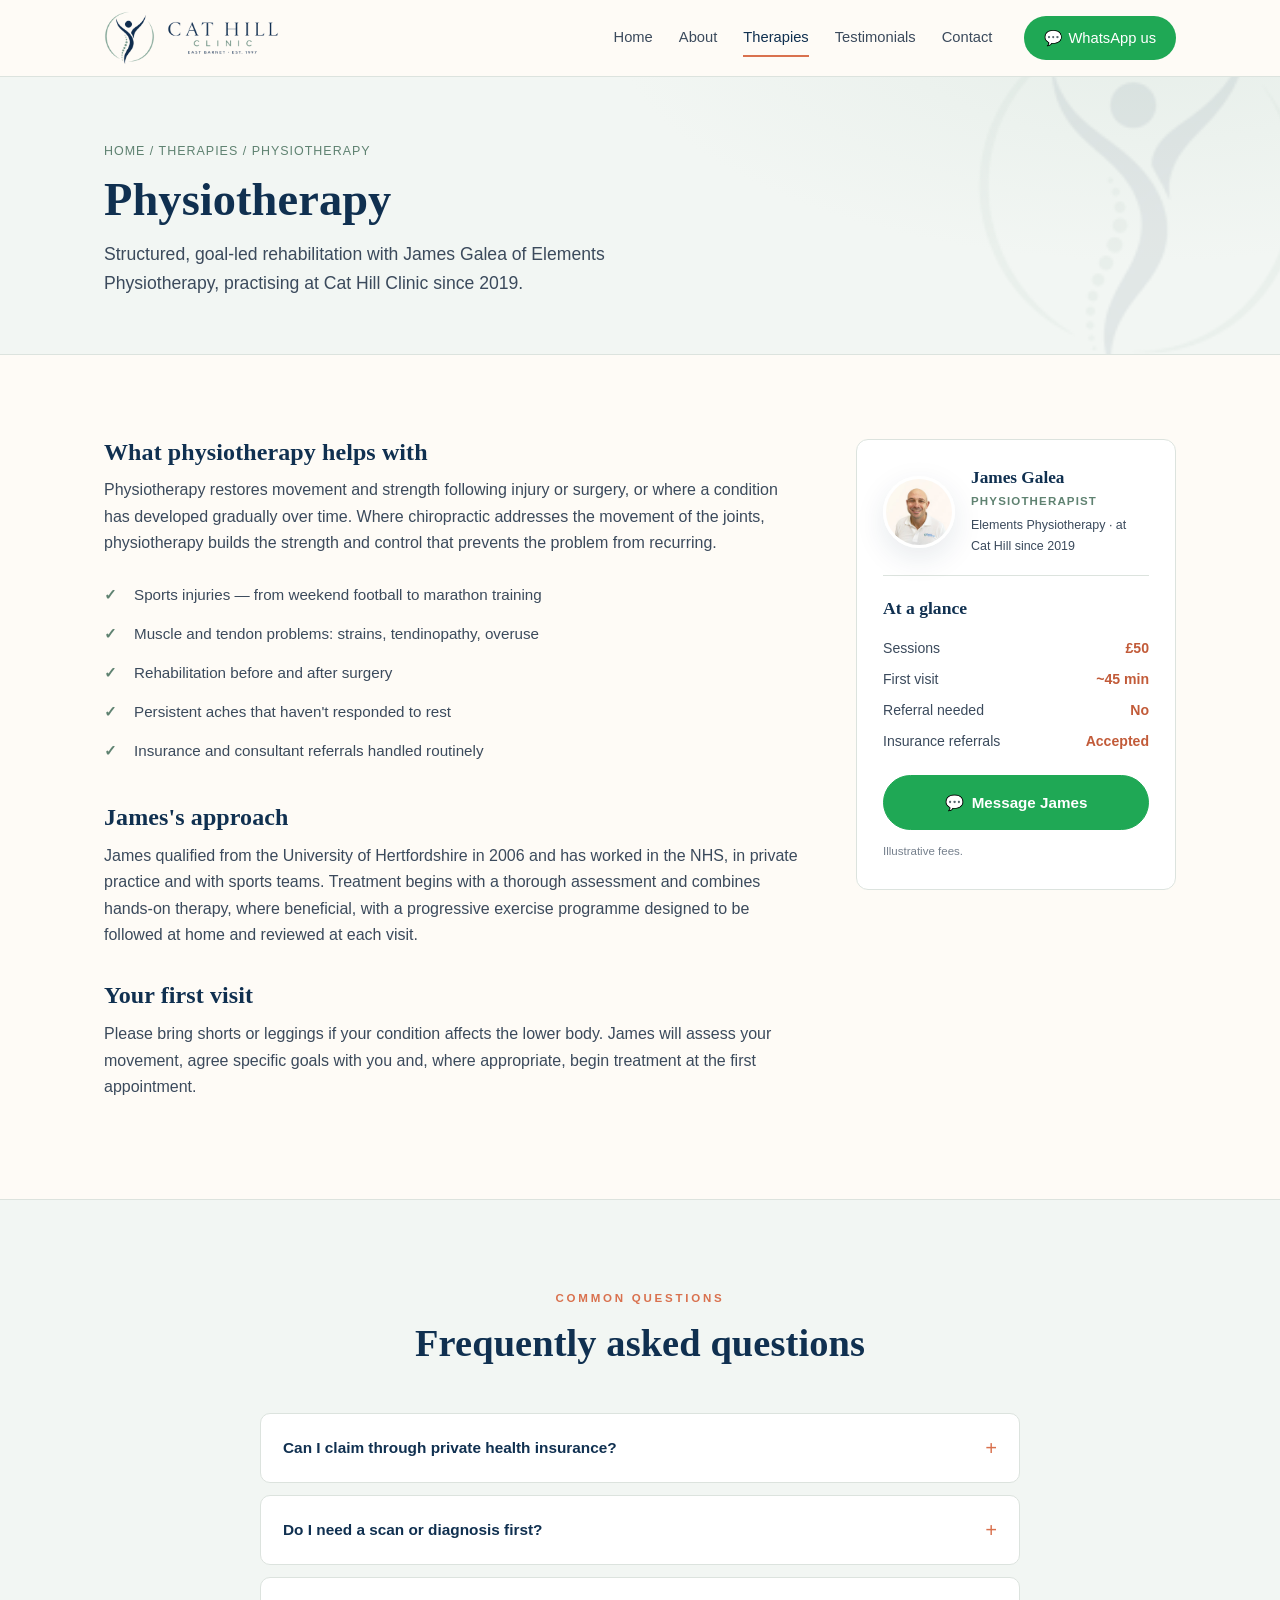
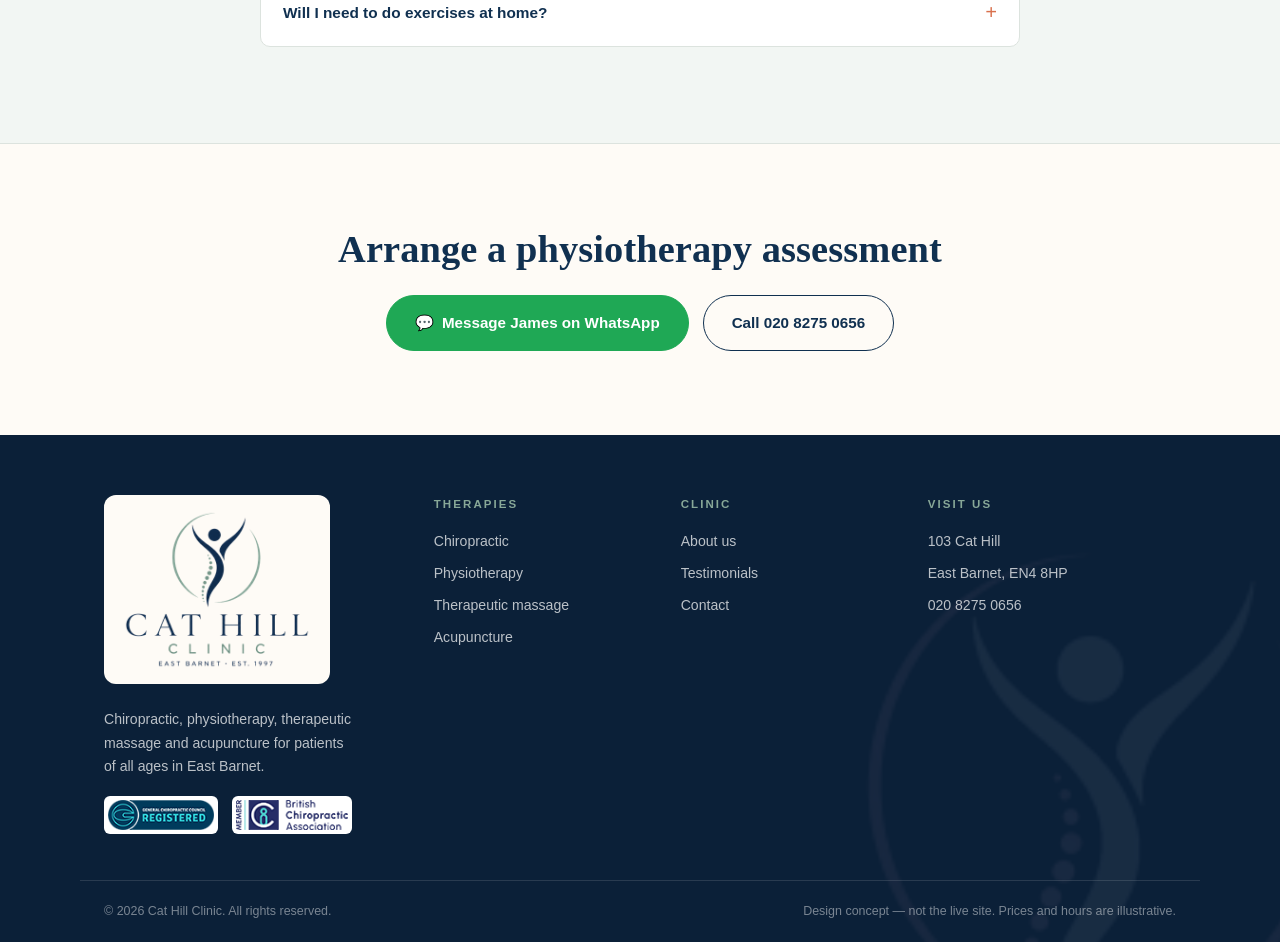
<file: physiotherapy.html>
<!DOCTYPE html>
<html lang="en-GB">
<head>
<meta charset="UTF-8">
<meta name="viewport" content="width=device-width, initial-scale=1.0">
<title>Physiotherapy — Cat Hill Clinic</title>
<meta name="description" content="Physiotherapy in East Barnet with James Galea of Elements Physiotherapy — sports injuries, rehabilitation, pre- and post-surgery recovery.">
<link rel="icon" href="assets/logo-icon.png">
<link rel="stylesheet" href="css/style.css">
</head>
<body>

<header class="site-header">
  <div class="wrap header-in">
    <a class="brand" href="index.html">
      <img class="brand-icon" src="assets/logo-icon.png" alt=""><img class="brand-word" src="assets/logo-wordmark.png" alt="Cat Hill Clinic — East Barnet, est. 1997">
    </a>
    <nav class="main-nav" id="nav" aria-label="Main navigation">
      <a href="index.html">Home</a>
      <a href="about.html">About</a>
      <a href="therapies.html" class="active">Therapies</a>
      <a href="testimonials.html">Testimonials</a>
      <a href="contact.html">Contact</a>
      <a href="https://wa.me/442082750656?text=Hi%20Cat%20Hill%20Clinic%2C%20I%27d%20like%20to%20book%20an%20appointment" class="nav-cta" target="_blank" rel="noopener"><span class="wa-ic" aria-hidden="true">💬</span>WhatsApp us</a>
    </nav>
    <button class="nav-toggle" aria-label="Menu" aria-expanded="false" aria-controls="nav"><span></span><span></span><span></span></button>
  </div>
</header>

<section class="page-hero">
  <div class="wrap">
    <div class="crumb"><a href="index.html">Home</a> / <a href="therapies.html">Therapies</a> / Physiotherapy</div>
    <h1>Physiotherapy</h1>
    <p class="lede">Structured, goal-led rehabilitation with James Galea of Elements Physiotherapy, practising at Cat Hill Clinic since 2019.</p>
  </div>
</section>

<section class="section">
  <div class="wrap detail-grid">
    <div class="prose reveal">
      <h2>What physiotherapy helps with</h2>
      <p>Physiotherapy restores movement and strength following injury or surgery, or where a condition has developed gradually over time. Where chiropractic addresses the movement of the joints, physiotherapy builds the strength and control that prevents the problem from recurring.</p>
      <ul class="check-list">
        <li>Sports injuries — from weekend football to marathon training</li>
        <li>Muscle and tendon problems: strains, tendinopathy, overuse</li>
        <li>Rehabilitation before and after surgery</li>
        <li>Persistent aches that haven't responded to rest</li>
        <li>Insurance and consultant referrals handled routinely</li>
      </ul>

      <h2>James's approach</h2>
      <p>James qualified from the University of Hertfordshire in 2006 and has worked in the NHS, in private practice and with sports teams. Treatment begins with a thorough assessment and combines hands-on therapy, where beneficial, with a progressive exercise programme designed to be followed at home and reviewed at each visit.</p>

      <h2>Your first visit</h2>
      <p>Please bring shorts or leggings if your condition affects the lower body. James will assess your movement, agree specific goals with you and, where appropriate, begin treatment at the first appointment.</p>
    </div>

    <aside class="aside reveal">
      <div class="pract">
        <img src="assets/jamesgalea.jpg" alt="James Galea">
        <div><b>James Galea</b><span>Physiotherapist</span><small>Elements Physiotherapy · at Cat Hill since 2019</small></div>
      </div>
      <h3>At a glance</h3>
      <ul>
        <li><span>Sessions</span><b>£50</b></li>
        <li><span>First visit</span><b>~45 min</b></li>
        <li><span>Referral needed</span><b>No</b></li>
        <li><span>Insurance referrals</span><b>Accepted</b></li>
      </ul>
      <a href="https://wa.me/442082750656?text=Hi%20James%2C%20I%27d%20like%20to%20book%20a%20physiotherapy%20appointment" class="btn btn-wa" target="_blank" rel="noopener"><span class="wa-ic" aria-hidden="true">💬</span>Message James</a>
      <p style="font-size: 0.72rem; margin-top: 12px; opacity: 0.7;">Illustrative fees.</p>
    </aside>
  </div>
</section>

<section class="section tint">
  <div class="wrap">
    <div class="section-head center reveal">
      <span class="eyebrow">Common questions</span>
      <h2>Frequently asked questions</h2>
    </div>
    <div class="faq reveal">
      <details>
        <summary>Can I claim through private health insurance?</summary>
        <div class="faq-a">Yes. Elements Physiotherapy works with most private health insurers and accepts consultant referrals. Please check your policy for any pre-authorisation requirements before your first appointment.</div>
      </details>
      <details>
        <summary>Do I need a scan or diagnosis first?</summary>
        <div class="faq-a">No. A physiotherapy assessment is usually the right first step, and in most cases imaging is not required. If a scan or specialist opinion would be helpful, James will advise you.</div>
      </details>
      <details>
        <summary>Will I need to do exercises at home?</summary>
        <div class="faq-a">In most cases, yes. A home programme is central to lasting recovery. It is designed to be realistic and is reviewed and adjusted at each visit.</div>
      </details>
    </div>
  </div>
</section>

<section class="section">
  <div class="wrap cta-final reveal">
    <h2>Arrange a physiotherapy assessment</h2>
    <div class="cta-buttons" style="margin-top: 24px;">
      <a href="https://wa.me/442082750656?text=Hi%20James%2C%20I%27d%20like%20to%20book%20a%20physiotherapy%20appointment" class="btn btn-wa" target="_blank" rel="noopener"><span class="wa-ic" aria-hidden="true">💬</span>Message James on WhatsApp</a>
      <a href="tel:02082750656" class="btn btn-outline">Call 020 8275 0656</a>
    </div>
  </div>
</section>

<footer class="site-footer">
  <div class="wrap footer-in">
    <div class="footer-brand">
      <div class="footer-logo"><img src="assets/logo-stacked.png" alt="Cat Hill Clinic — East Barnet, est. 1997"></div>
      <p>Chiropractic, physiotherapy, therapeutic massage and acupuncture for patients of all ages in East Barnet.</p>
      <div class="footer-accred">
        <img src="assets/GCC_logo.png" alt="General Chiropractic Council">
        <img src="assets/BCA_logo.png" alt="British Chiropractic Association">
      </div>
    </div>
    <div>
      <h4>Therapies</h4>
      <ul>
        <li><a href="chiropractic.html">Chiropractic</a></li>
        <li><a href="physiotherapy.html">Physiotherapy</a></li>
        <li><a href="massage.html">Therapeutic massage</a></li>
        <li><a href="acupuncture.html">Acupuncture</a></li>
      </ul>
    </div>
    <div>
      <h4>Clinic</h4>
      <ul>
        <li><a href="about.html">About us</a></li>
        <li><a href="testimonials.html">Testimonials</a></li>
        <li><a href="contact.html">Contact</a></li>
      </ul>
    </div>
    <div>
      <h4>Visit us</h4>
      <ul>
        <li>103 Cat Hill</li>
        <li>East Barnet, EN4 8HP</li>
        <li><a href="tel:02082750656">020 8275 0656</a></li>
      </ul>
    </div>
  </div>
  <div class="wrap footer-legal">
    <span>© 2026 Cat Hill Clinic. All rights reserved.</span>
    <span>Design concept — not the live site. Prices and hours are illustrative.</span>
  </div>
</footer>

<div class="mobile-bar" aria-label="Quick contact">
  <a href="https://wa.me/442082750656?text=Hi%20Cat%20Hill%20Clinic%2C%20I%27d%20like%20to%20book%20an%20appointment" class="btn btn-wa" target="_blank" rel="noopener"><span class="wa-ic" aria-hidden="true">💬</span>WhatsApp</a>
  <a href="tel:02082750656" class="btn btn-outline">📞 Call</a>
</div>

<script src="js/main.js"></script>
</body>
</html>
</file>
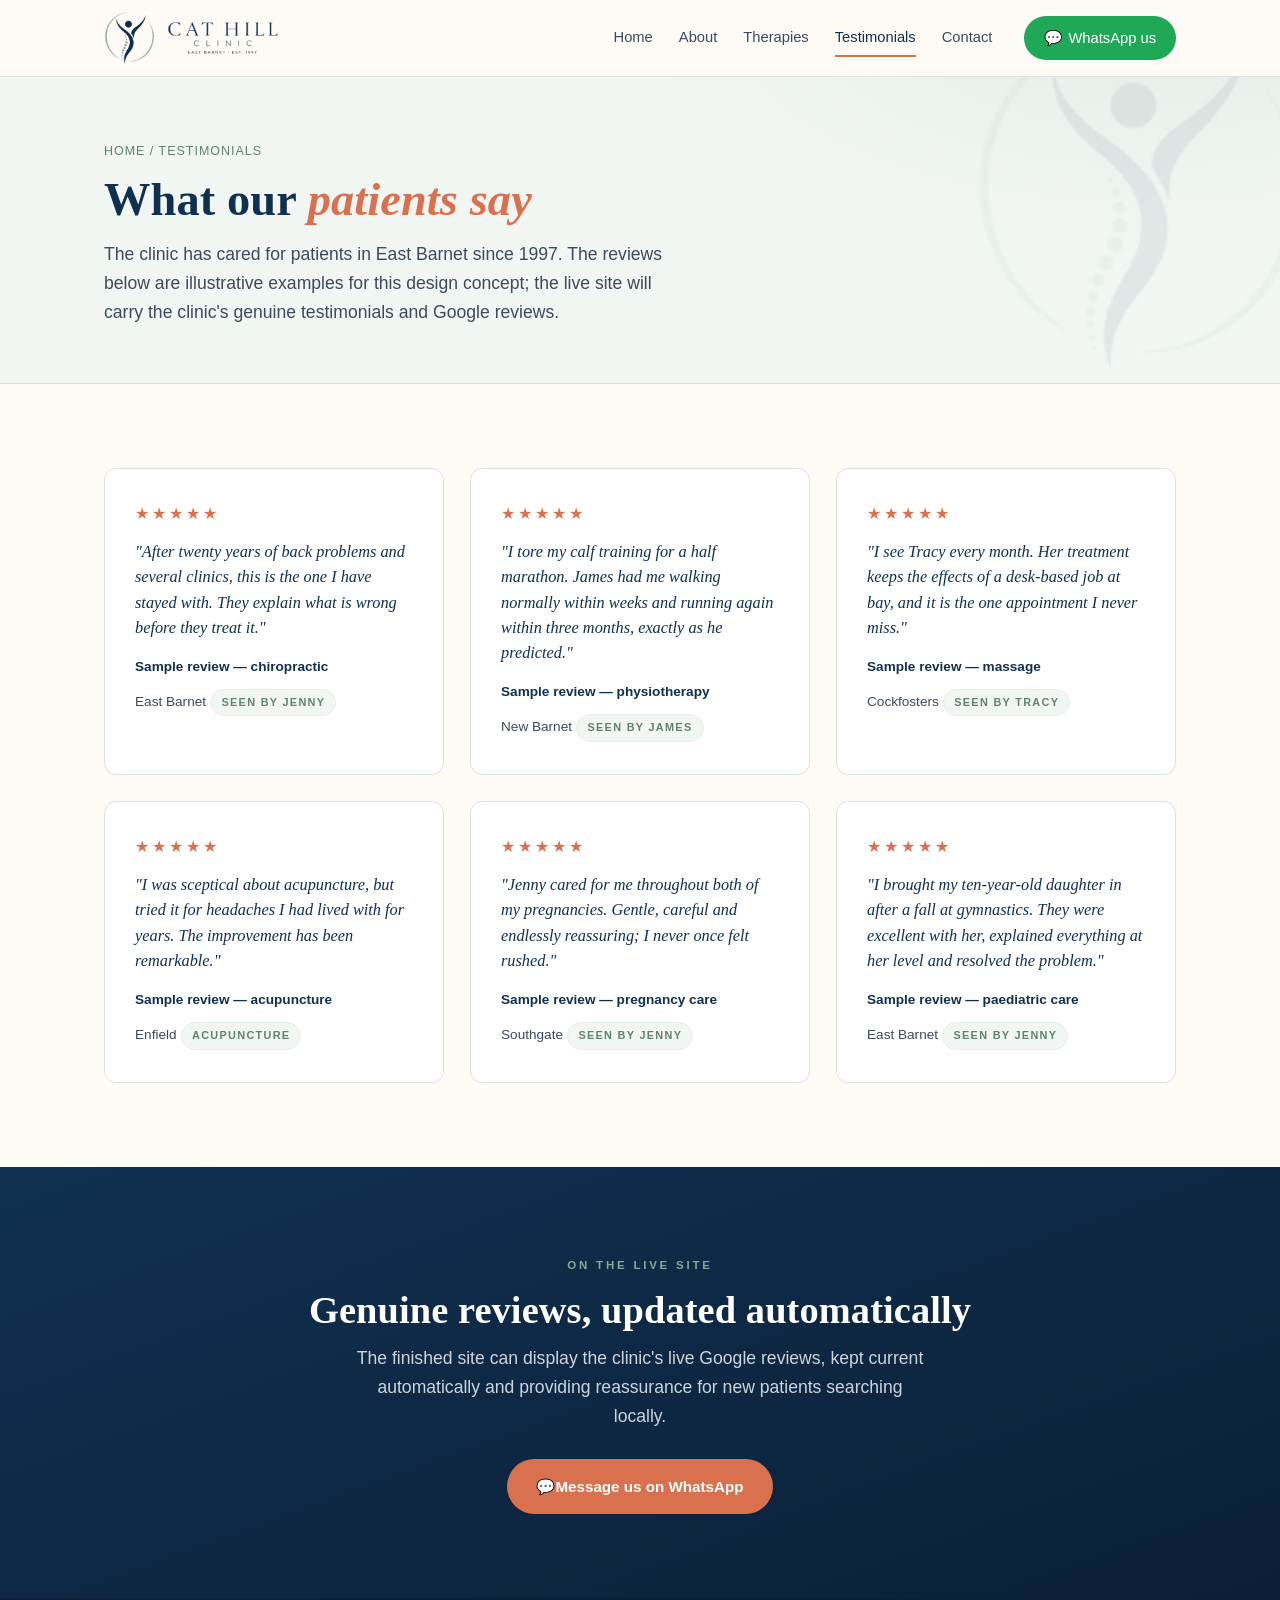
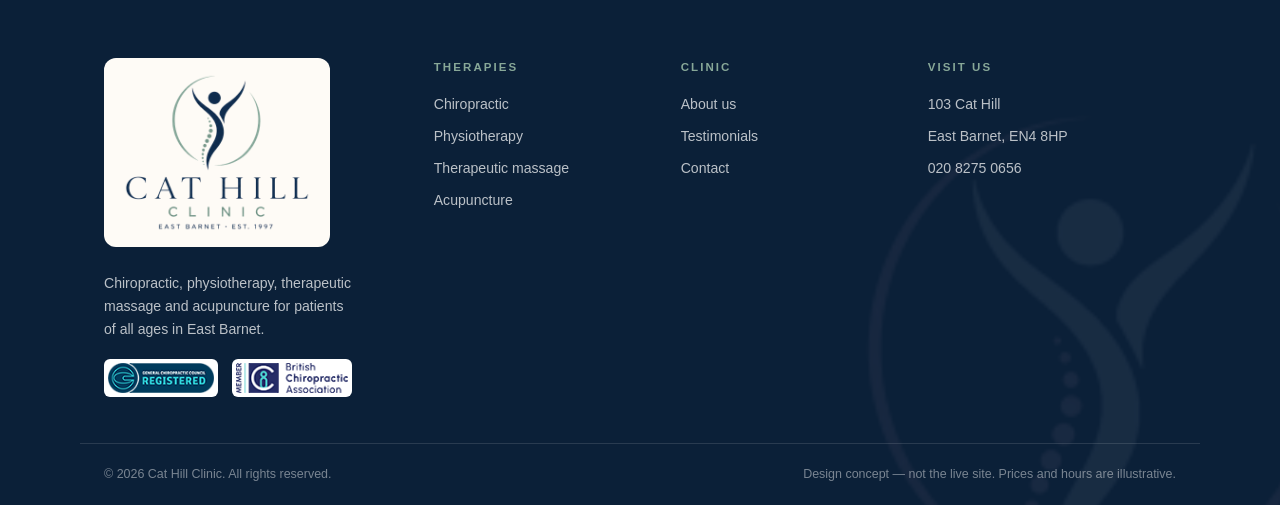
<file: testimonials.html>
<!DOCTYPE html>
<html lang="en-GB">
<head>
<meta charset="UTF-8">
<meta name="viewport" content="width=device-width, initial-scale=1.0">
<title>Testimonials — Cat Hill Clinic</title>
<meta name="description" content="What patients say about Cat Hill Clinic in East Barnet.">
<link rel="icon" href="assets/logo-icon.png">
<link rel="stylesheet" href="css/style.css">
</head>
<body>

<header class="site-header">
  <div class="wrap header-in">
    <a class="brand" href="index.html">
      <img class="brand-icon" src="assets/logo-icon.png" alt=""><img class="brand-word" src="assets/logo-wordmark.png" alt="Cat Hill Clinic — East Barnet, est. 1997">
    </a>
    <nav class="main-nav" id="nav" aria-label="Main navigation">
      <a href="index.html">Home</a>
      <a href="about.html">About</a>
      <a href="therapies.html">Therapies</a>
      <a href="testimonials.html" class="active">Testimonials</a>
      <a href="contact.html">Contact</a>
      <a href="https://wa.me/442082750656?text=Hi%20Cat%20Hill%20Clinic%2C%20I%27d%20like%20to%20book%20an%20appointment" class="nav-cta" target="_blank" rel="noopener"><span class="wa-ic" aria-hidden="true">💬</span>WhatsApp us</a>
    </nav>
    <button class="nav-toggle" aria-label="Menu" aria-expanded="false" aria-controls="nav"><span></span><span></span><span></span></button>
  </div>
</header>

<section class="page-hero">
  <div class="wrap">
    <div class="crumb"><a href="index.html">Home</a> / Testimonials</div>
    <h1>What our <span class="sea-i">patients say</span></h1>
    <p class="lede">The clinic has cared for patients in East Barnet since 1997. The reviews below are illustrative examples for this design concept; the live site will carry the clinic's genuine testimonials and Google reviews.</p>
  </div>
</section>

<section class="section">
  <div class="wrap">
    <div class="grid-3">
      <div class="quote-card reveal">
        <div class="stars">★★★★★</div>
        <blockquote>"After twenty years of back problems and several clinics, this is the one I have stayed with. They explain what is wrong before they treat it."</blockquote>
        <cite><b>Sample review — chiropractic</b>East Barnet</cite>
        <span class="seen-by">Seen by Jenny</span>
      </div>
      <div class="quote-card reveal">
        <div class="stars">★★★★★</div>
        <blockquote>"I tore my calf training for a half marathon. James had me walking normally within weeks and running again within three months, exactly as he predicted."</blockquote>
        <cite><b>Sample review — physiotherapy</b>New Barnet</cite>
        <span class="seen-by">Seen by James</span>
      </div>
      <div class="quote-card reveal">
        <div class="stars">★★★★★</div>
        <blockquote>"I see Tracy every month. Her treatment keeps the effects of a desk-based job at bay, and it is the one appointment I never miss."</blockquote>
        <cite><b>Sample review — massage</b>Cockfosters</cite>
        <span class="seen-by">Seen by Tracy</span>
      </div>
      <div class="quote-card reveal">
        <div class="stars">★★★★★</div>
        <blockquote>"I was sceptical about acupuncture, but tried it for headaches I had lived with for years. The improvement has been remarkable."</blockquote>
        <cite><b>Sample review — acupuncture</b>Enfield</cite>
        <span class="seen-by">Acupuncture</span>
      </div>
      <div class="quote-card reveal">
        <div class="stars">★★★★★</div>
        <blockquote>"Jenny cared for me throughout both of my pregnancies. Gentle, careful and endlessly reassuring; I never once felt rushed."</blockquote>
        <cite><b>Sample review — pregnancy care</b>Southgate</cite>
        <span class="seen-by">Seen by Jenny</span>
      </div>
      <div class="quote-card reveal">
        <div class="stars">★★★★★</div>
        <blockquote>"I brought my ten-year-old daughter in after a fall at gymnastics. They were excellent with her, explained everything at her level and resolved the problem."</blockquote>
        <cite><b>Sample review — paediatric care</b>East Barnet</cite>
        <span class="seen-by">Seen by Jenny</span>
      </div>
    </div>
  </div>
</section>

<section class="section deep">
  <div class="wrap cta-final reveal">
    <span class="eyebrow">On the live site</span>
    <h2>Genuine reviews, updated automatically</h2>
    <p class="lede">The finished site can display the clinic's live Google reviews, kept current automatically and providing reassurance for new patients searching locally.</p>
    <div class="cta-buttons">
      <a href="https://wa.me/442082750656?text=Hi%20Cat%20Hill%20Clinic%2C%20I%27d%20like%20to%20book%20an%20appointment" class="btn btn-honey" target="_blank" rel="noopener"><span class="wa-ic" aria-hidden="true">💬</span>Message us on WhatsApp</a>
    </div>
  </div>
</section>

<footer class="site-footer">
  <div class="wrap footer-in">
    <div class="footer-brand">
      <div class="footer-logo"><img src="assets/logo-stacked.png" alt="Cat Hill Clinic — East Barnet, est. 1997"></div>
      <p>Chiropractic, physiotherapy, therapeutic massage and acupuncture for patients of all ages in East Barnet.</p>
      <div class="footer-accred">
        <img src="assets/GCC_logo.png" alt="General Chiropractic Council">
        <img src="assets/BCA_logo.png" alt="British Chiropractic Association">
      </div>
    </div>
    <div>
      <h4>Therapies</h4>
      <ul>
        <li><a href="chiropractic.html">Chiropractic</a></li>
        <li><a href="physiotherapy.html">Physiotherapy</a></li>
        <li><a href="massage.html">Therapeutic massage</a></li>
        <li><a href="acupuncture.html">Acupuncture</a></li>
      </ul>
    </div>
    <div>
      <h4>Clinic</h4>
      <ul>
        <li><a href="about.html">About us</a></li>
        <li><a href="testimonials.html">Testimonials</a></li>
        <li><a href="contact.html">Contact</a></li>
      </ul>
    </div>
    <div>
      <h4>Visit us</h4>
      <ul>
        <li>103 Cat Hill</li>
        <li>East Barnet, EN4 8HP</li>
        <li><a href="tel:02082750656">020 8275 0656</a></li>
      </ul>
    </div>
  </div>
  <div class="wrap footer-legal">
    <span>© 2026 Cat Hill Clinic. All rights reserved.</span>
    <span>Design concept — not the live site. Prices and hours are illustrative.</span>
  </div>
</footer>

<div class="mobile-bar" aria-label="Quick contact">
  <a href="https://wa.me/442082750656?text=Hi%20Cat%20Hill%20Clinic%2C%20I%27d%20like%20to%20book%20an%20appointment" class="btn btn-wa" target="_blank" rel="noopener"><span class="wa-ic" aria-hidden="true">💬</span>WhatsApp</a>
  <a href="tel:02082750656" class="btn btn-outline">📞 Call</a>
</div>

<script src="js/main.js"></script>
</body>
</html>
</file>
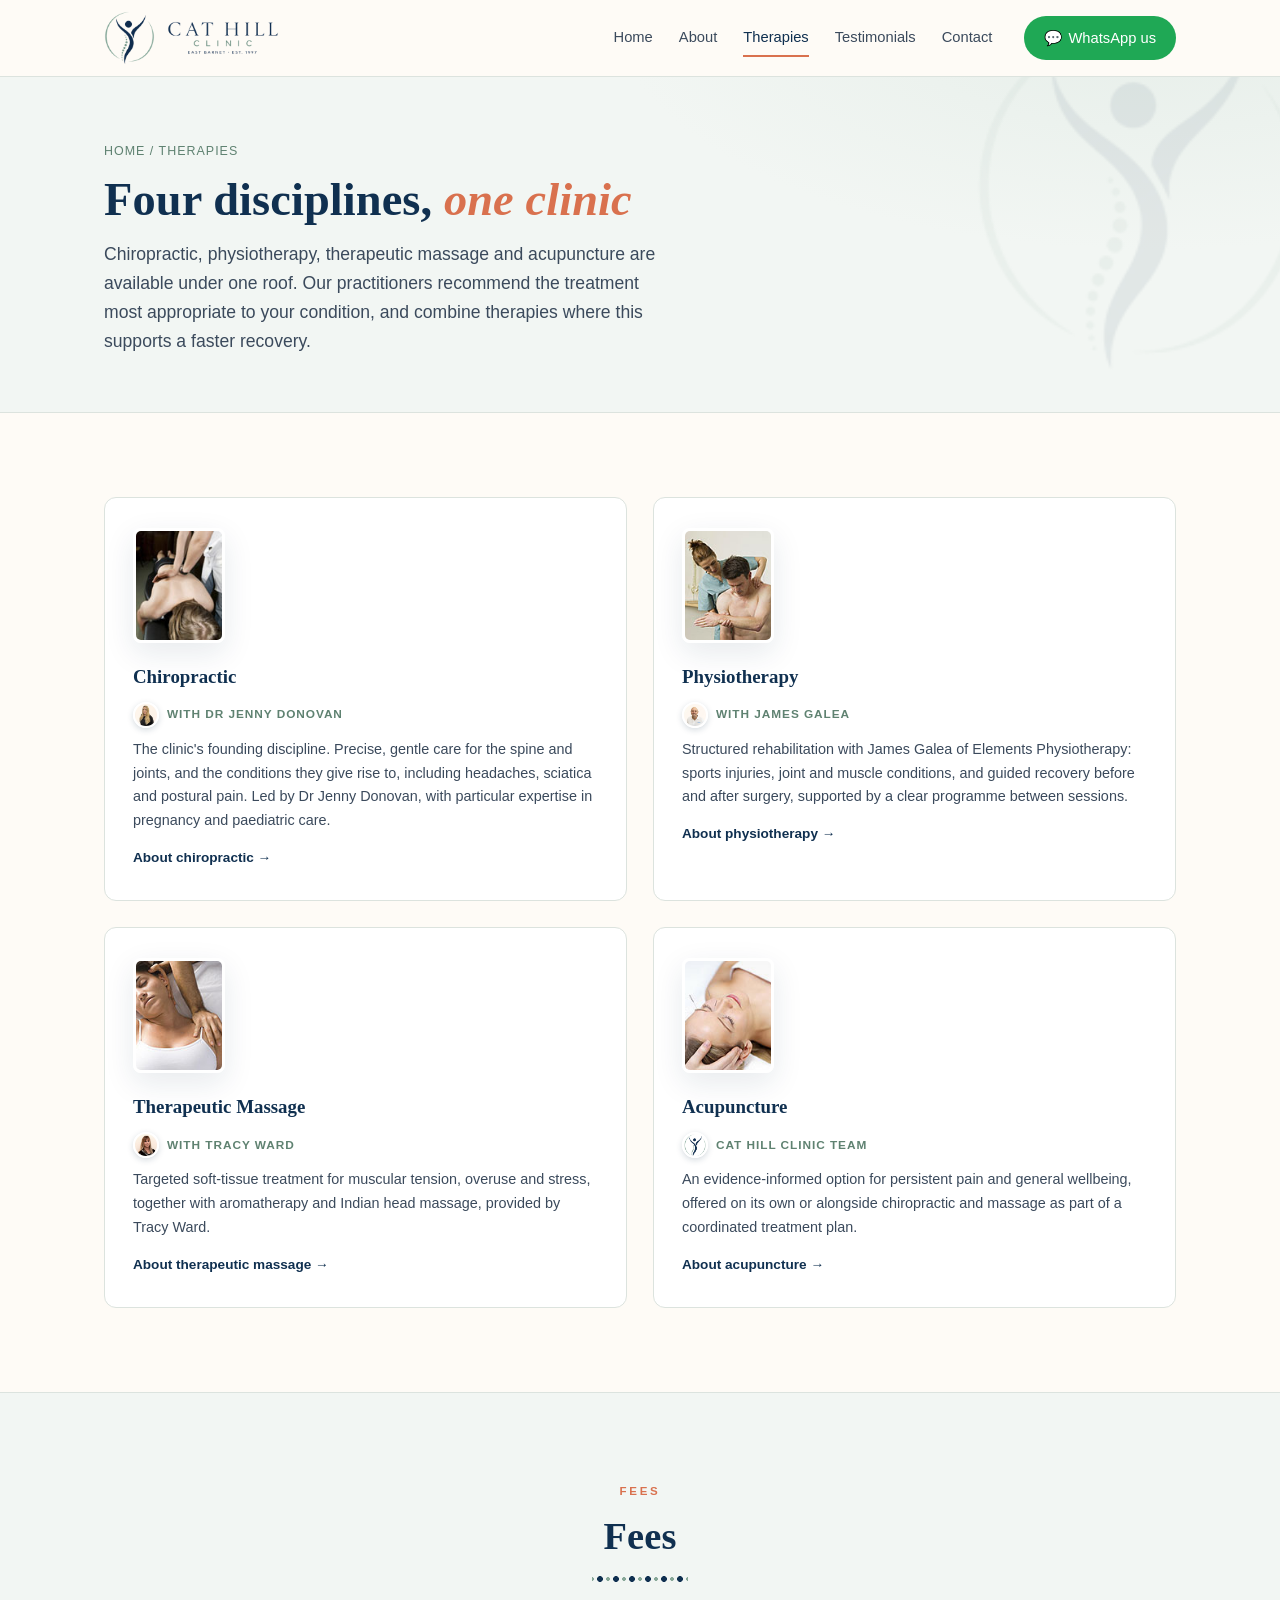
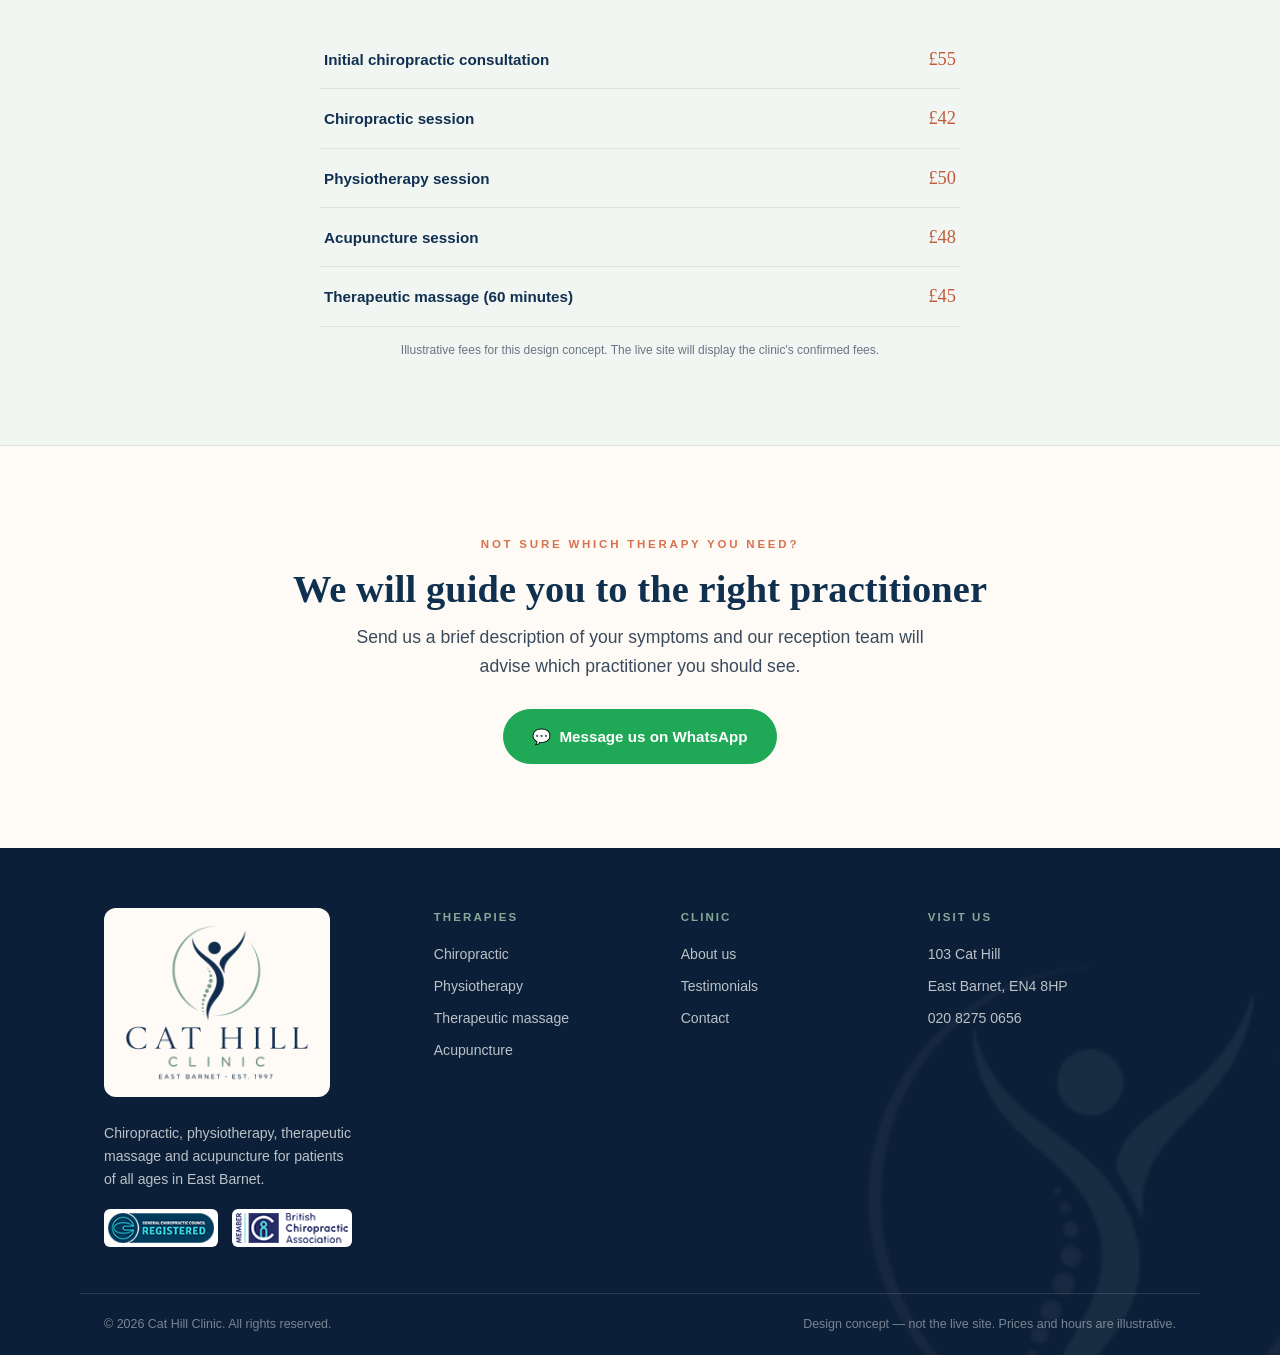
<file: therapies.html>
<!DOCTYPE html>
<html lang="en-GB">
<head>
<meta charset="UTF-8">
<meta name="viewport" content="width=device-width, initial-scale=1.0">
<title>Therapies — Cat Hill Clinic</title>
<meta name="description" content="Chiropractic, physiotherapy, therapeutic massage and acupuncture at Cat Hill Clinic, East Barnet.">
<link rel="icon" href="assets/logo-icon.png">
<link rel="stylesheet" href="css/style.css">
</head>
<body>

<header class="site-header">
  <div class="wrap header-in">
    <a class="brand" href="index.html">
      <img class="brand-icon" src="assets/logo-icon.png" alt=""><img class="brand-word" src="assets/logo-wordmark.png" alt="Cat Hill Clinic — East Barnet, est. 1997">
    </a>
    <nav class="main-nav" id="nav" aria-label="Main navigation">
      <a href="index.html">Home</a>
      <a href="about.html">About</a>
      <a href="therapies.html" class="active">Therapies</a>
      <a href="testimonials.html">Testimonials</a>
      <a href="contact.html">Contact</a>
      <a href="https://wa.me/442082750656?text=Hi%20Cat%20Hill%20Clinic%2C%20I%27d%20like%20to%20book%20an%20appointment" class="nav-cta" target="_blank" rel="noopener"><span class="wa-ic" aria-hidden="true">💬</span>WhatsApp us</a>
    </nav>
    <button class="nav-toggle" aria-label="Menu" aria-expanded="false" aria-controls="nav"><span></span><span></span><span></span></button>
  </div>
</header>

<section class="page-hero">
  <div class="wrap">
    <div class="crumb"><a href="index.html">Home</a> / Therapies</div>
    <h1>Four disciplines, <span class="sea-i">one clinic</span></h1>
    <p class="lede">Chiropractic, physiotherapy, therapeutic massage and acupuncture are available under one roof. Our practitioners recommend the treatment most appropriate to your condition, and combine therapies where this supports a faster recovery.</p>
  </div>
</section>

<section class="section">
  <div class="wrap">
    <div class="grid-2">
      <a class="card therapy-card reveal" href="chiropractic.html">
        <img class="t-photo" src="assets/chiropractic.jpg" alt="Chiropractic treatment">
        <h3>Chiropractic</h3>
        <span class="who"><img src="assets/jennifer2.jpg" alt="">with Dr Jenny Donovan</span>
        <p>The clinic's founding discipline. Precise, gentle care for the spine and joints, and the conditions they give rise to, including headaches, sciatica and postural pain. Led by Dr Jenny Donovan, with particular expertise in pregnancy and paediatric care.</p>
        <span class="more">About chiropractic →</span>
      </a>
      <a class="card therapy-card reveal" href="physiotherapy.html">
        <img class="t-photo" src="assets/general.jpg" alt="Physiotherapy session">
        <h3>Physiotherapy</h3>
        <span class="who"><img src="assets/jamesgalea.jpg" alt="">with James Galea</span>
        <p>Structured rehabilitation with James Galea of Elements Physiotherapy: sports injuries, joint and muscle conditions, and guided recovery before and after surgery, supported by a clear programme between sessions.</p>
        <span class="more">About physiotherapy →</span>
      </a>
      <a class="card therapy-card reveal" href="massage.html">
        <img class="t-photo" src="assets/sports_massage.jpg" alt="Therapeutic massage">
        <h3>Therapeutic Massage</h3>
        <span class="who"><img src="assets/tracy.jpg" alt="">with Tracy Ward</span>
        <p>Targeted soft-tissue treatment for muscular tension, overuse and stress, together with aromatherapy and Indian head massage, provided by Tracy Ward.</p>
        <span class="more">About therapeutic massage →</span>
      </a>
      <a class="card therapy-card reveal" href="acupuncture.html">
        <img class="t-photo" src="assets/acupuncture.jpg" alt="Acupuncture treatment">
        <h3>Acupuncture</h3>
        <span class="who"><img src="assets/logo-icon.png" alt="">Cat Hill Clinic team</span>
        <p>An evidence-informed option for persistent pain and general wellbeing, offered on its own or alongside chiropractic and massage as part of a coordinated treatment plan.</p>
        <span class="more">About acupuncture →</span>
      </a>
    </div>
  </div>
</section>

<section class="section tint">
  <div class="wrap">
    <div class="section-head center reveal">
      <span class="eyebrow">Fees</span>
      <h2>Fees</h2>
      <div class="spine-h"></div>
    </div>
    <ul class="price-list reveal">
      <li><b>Initial chiropractic consultation</b><span class="p-amount">£55</span></li>
      <li><b>Chiropractic session</b><span class="p-amount">£42</span></li>
      <li><b>Physiotherapy session</b><span class="p-amount">£50</span></li>
      <li><b>Acupuncture session</b><span class="p-amount">£48</span></li>
      <li><b>Therapeutic massage (60 minutes)</b><span class="p-amount">£45</span></li>
    </ul>
    <p class="price-note">Illustrative fees for this design concept. The live site will display the clinic's confirmed fees.</p>
  </div>
</section>

<section class="section">
  <div class="wrap cta-final reveal">
    <span class="eyebrow">Not sure which therapy you need?</span>
    <h2>We will guide you to the right practitioner</h2>
    <p class="lede">Send us a brief description of your symptoms and our reception team will advise which practitioner you should see.</p>
    <div class="cta-buttons">
      <a href="https://wa.me/442082750656?text=Hi%20Cat%20Hill%20Clinic%2C%20I%27d%20like%20to%20book%20an%20appointment" class="btn btn-wa" target="_blank" rel="noopener"><span class="wa-ic" aria-hidden="true">💬</span>Message us on WhatsApp</a>
    </div>
  </div>
</section>

<footer class="site-footer">
  <div class="wrap footer-in">
    <div class="footer-brand">
      <div class="footer-logo"><img src="assets/logo-stacked.png" alt="Cat Hill Clinic — East Barnet, est. 1997"></div>
      <p>Chiropractic, physiotherapy, therapeutic massage and acupuncture for patients of all ages in East Barnet.</p>
      <div class="footer-accred">
        <img src="assets/GCC_logo.png" alt="General Chiropractic Council">
        <img src="assets/BCA_logo.png" alt="British Chiropractic Association">
      </div>
    </div>
    <div>
      <h4>Therapies</h4>
      <ul>
        <li><a href="chiropractic.html">Chiropractic</a></li>
        <li><a href="physiotherapy.html">Physiotherapy</a></li>
        <li><a href="massage.html">Therapeutic massage</a></li>
        <li><a href="acupuncture.html">Acupuncture</a></li>
      </ul>
    </div>
    <div>
      <h4>Clinic</h4>
      <ul>
        <li><a href="about.html">About us</a></li>
        <li><a href="testimonials.html">Testimonials</a></li>
        <li><a href="contact.html">Contact</a></li>
      </ul>
    </div>
    <div>
      <h4>Visit us</h4>
      <ul>
        <li>103 Cat Hill</li>
        <li>East Barnet, EN4 8HP</li>
        <li><a href="tel:02082750656">020 8275 0656</a></li>
      </ul>
    </div>
  </div>
  <div class="wrap footer-legal">
    <span>© 2026 Cat Hill Clinic. All rights reserved.</span>
    <span>Design concept — not the live site. Prices and hours are illustrative.</span>
  </div>
</footer>

<div class="mobile-bar" aria-label="Quick contact">
  <a href="https://wa.me/442082750656?text=Hi%20Cat%20Hill%20Clinic%2C%20I%27d%20like%20to%20book%20an%20appointment" class="btn btn-wa" target="_blank" rel="noopener"><span class="wa-ic" aria-hidden="true">💬</span>WhatsApp</a>
  <a href="tel:02082750656" class="btn btn-outline">📞 Call</a>
</div>

<script src="js/main.js"></script>
</body>
</html>
</file>
<file: css/style.css>
/* Cat Hill Clinic — full-site pitch mockup (Sept 2026 redesign)
   Identity taken from the new emblem: navy #103050 + sage #88A898 on cream,
   coral accent for warmth, tracked-serif wordmark feel. No webfonts — demos offline.
   Legacy token names (--sea, --mist, --honey) are kept as aliases so older rules
   pick up the new palette without churn. */

:root {
  --navy: #103050;
  --navy-deep: #0B2038;
  --sage: #88A898;
  --sage-deep: #5F8271;
  --sage-tint: #E6EEE9;
  --sage-soft: #F2F6F3;
  --cream: #FEFBF6;
  --coral: #D9714E;
  --coral-deep: #C25B39;
  --coral-soft: #FBE9E2;
  --wa: #1FA855;
  --wa-deep: #178F47;

  --ink: var(--navy);
  --sea: var(--sage-deep);
  --sea-deep: var(--navy);
  --mist: var(--sage-tint);
  --mist-soft: var(--sage-soft);
  --paper: var(--cream);
  --honey: var(--coral);
  --line: #DCE3DE;
  --body: #3B4A5C;
  --shadow: 0 10px 30px rgba(16, 48, 80, 0.10);
  --shadow-lg: 0 22px 54px rgba(16, 48, 80, 0.16);
  --serif: Charter, "Bitstream Charter", "Iowan Old Style", Georgia, serif;
  --sans: -apple-system, BlinkMacSystemFont, "Segoe UI", Roboto, sans-serif;
}

* { margin: 0; padding: 0; box-sizing: border-box; }

html { scroll-behavior: smooth; }

body {
  font-family: var(--sans);
  color: var(--body);
  background: var(--paper);
  line-height: 1.65;
  font-size: 16px;
  -webkit-font-smoothing: antialiased;
}

img { max-width: 100%; display: block; }

a { color: inherit; }

:focus-visible { outline: 2px solid var(--coral); outline-offset: 3px; }

.wrap { max-width: 1120px; margin: 0 auto; padding: 0 24px; }

/* ---------- Typography ---------- */

h1, h2, h3.display {
  font-family: var(--serif);
  font-weight: 600;
  color: var(--ink);
  line-height: 1.12;
  letter-spacing: 0.1px;
  text-wrap: balance;
}

h1 { font-size: clamp(2.2rem, 4.8vw, 3.5rem); }
h2 { font-size: clamp(1.7rem, 3.2vw, 2.4rem); }

.eyebrow {
  display: inline-block;
  font-size: 0.72rem;
  font-weight: 700;
  letter-spacing: 0.24em;
  text-transform: uppercase;
  color: var(--coral);
  margin-bottom: 14px;
}

.lede { font-size: 1.1rem; max-width: 58ch; }

.sea-i { font-style: italic; color: var(--coral); }

/* ---------- Spine motif ---------- */

.spine {
  width: 4px;
  background-image: radial-gradient(circle, var(--honey) 2.4px, transparent 3px);
  background-size: 4px 16px;
  background-repeat: repeat-y;
}

.spine-h {
  height: 6px;
  width: 96px;
  background-image: radial-gradient(circle, var(--navy) 2.6px, transparent 3.2px), radial-gradient(circle, var(--sage) 1.6px, transparent 2.2px);
  background-size: 16px 6px, 16px 6px;
  background-position: 0 0, 8px 0;
  background-repeat: repeat-x;
  margin: 18px 0 0;
}

/* ---------- Buttons ---------- */

.btn {
  display: inline-block;
  font-family: var(--sans);
  font-weight: 600;
  font-size: 0.95rem;
  padding: 14px 28px;
  border-radius: 999px;
  border: 1px solid transparent;
  text-decoration: none;
  cursor: pointer;
  transition: transform 0.18s ease, box-shadow 0.18s ease;
}

.btn:hover { transform: translateY(-1px); }

.btn-sea { background: var(--navy); color: #fff; }
.btn-sea:hover { box-shadow: 0 8px 22px rgba(16, 48, 80, 0.35); background: var(--navy-deep); }

.btn-outline { background: transparent; color: var(--navy); border-color: var(--navy); }
.btn-outline:hover { background: var(--sage-soft); }

.btn-honey { background: var(--coral); color: #fff; }
.btn-honey:hover { box-shadow: 0 8px 22px rgba(217, 113, 78, 0.4); background: var(--coral-deep); }

/* ---------- Header ---------- */

.site-header {
  position: sticky;
  top: 0;
  z-index: 90;
  background: rgba(254, 251, 246, 0.94);
  backdrop-filter: blur(10px);
  border-bottom: 1px solid var(--line);
}

.header-in {
  display: flex;
  align-items: center;
  justify-content: space-between;
  gap: 20px;
  height: 76px;
}

.brand { display: flex; align-items: center; gap: 12px; text-decoration: none; }

.brand img { height: 50px; width: auto; }
.brand .brand-icon { height: 54px; }
.brand .brand-word { height: 34px; }
@media (max-width: 640px) { .brand .brand-word { height: 24px; } .brand .brand-icon { height: 44px; } }

/* WhatsApp-first contact (Sept 2026 scope: no booking, no forms) */
.btn-wa { background: var(--wa); color: #fff; border: 1px solid var(--wa); display: inline-flex; align-items: center; justify-content: center; gap: 8px; }
.btn-wa:hover { background: var(--wa-deep); border-color: var(--wa-deep); color: #fff; box-shadow: 0 8px 22px rgba(31, 168, 85, 0.35); }
.nav-cta .wa-ic, .btn-wa .wa-ic { font-size: 1em; line-height: 1; }
.nav-cta .wa-ic { margin-right: 6px; }
.wa-card { background: #fff; border: 1px solid var(--line); border-radius: 14px; box-shadow: var(--shadow-lg); overflow: hidden; }
.wa-top { padding: 24px 26px 18px; border-bottom: 1px solid var(--line); background: var(--paper); }
.wa-top h3 { font-family: var(--serif); font-size: 1.25rem; color: var(--ink); margin: 0 0 8px; }
.wa-top p { margin: 0; font-size: 0.9rem; }
.wa-body { padding: 22px 26px 24px; display: flex; flex-direction: column; gap: 10px; }
.wa-body .btn { width: 100%; justify-content: center; text-align: center; }
.wa-note { margin: 6px 0 0; font-size: 0.78rem; opacity: 0.75; }
.wa-card-page .wa-top { padding: 30px 32px 20px; }
.wa-card-page .wa-body { padding: 26px 32px 30px; }

.brand-name {
  font-family: var(--serif);
  font-weight: 700;
  font-size: 1.15rem;
  color: var(--ink);
  line-height: 1.1;
}

.brand-name small {
  display: block;
  font-family: var(--sans);
  font-weight: 600;
  font-size: 0.58rem;
  letter-spacing: 0.26em;
  text-transform: uppercase;
  color: var(--sea);
}

.main-nav { display: flex; align-items: center; gap: 26px; }

.main-nav a {
  text-decoration: none;
  font-size: 0.92rem;
  font-weight: 500;
  color: var(--body);
  padding: 6px 0;
  border-bottom: 2px solid transparent;
  transition: color 0.15s ease, border-color 0.15s ease;
}

.main-nav a:hover { color: var(--sea-deep); }

.main-nav a.active { color: var(--ink); border-bottom-color: var(--coral); }

.main-nav a.nav-cta {
  margin-left: 6px;
  padding: 10px 20px;
  border-bottom: none;
  border-radius: 999px;
  background: var(--wa);
  color: #fff;
}

.main-nav a.nav-cta:hover { background: var(--wa-deep); color: #fff; }

.nav-toggle {
  display: none;
  position: relative;
  width: 44px; height: 44px;
  background: #fff;
  border: 1px solid var(--line);
  border-radius: 12px;
  cursor: pointer;
  color: var(--ink);
  transition: background 0.2s ease, border-color 0.2s ease;
}
.nav-toggle span {
  position: absolute; left: 12px; right: 12px;
  height: 2px; border-radius: 2px;
  background: var(--navy);
  transition: transform 0.28s cubic-bezier(0.4, 0, 0.2, 1), opacity 0.2s ease, top 0.28s cubic-bezier(0.4, 0, 0.2, 1);
}
.nav-toggle span:nth-child(1) { top: 14px; }
.nav-toggle span:nth-child(2) { top: 21px; }
.nav-toggle span:nth-child(3) { top: 28px; }
.nav-toggle.is-open { background: var(--sage-soft); border-color: var(--sage-tint); }
.nav-toggle.is-open span:nth-child(1) { top: 21px; transform: rotate(45deg); }
.nav-toggle.is-open span:nth-child(2) { opacity: 0; transform: scaleX(0.2); }
.nav-toggle.is-open span:nth-child(3) { top: 21px; transform: rotate(-45deg); }

/* ---------- Hero ---------- */

.hero {
  position: relative;
  background:
    radial-gradient(1100px 520px at 88% -10%, var(--sage-tint) 0%, transparent 62%),
    linear-gradient(180deg, var(--sage-soft) 0%, var(--cream) 85%);
  overflow: hidden;
}

.hero::before, .page-hero::before, .site-footer::before {
  content: "";
  position: absolute;
  right: -60px;
  top: -40px;
  width: 520px;
  height: 520px;
  background: url("../assets/logo-icon.png") no-repeat center / contain;
  opacity: 0.06;
  pointer-events: none;
}
.page-hero::before { width: 360px; height: 360px; right: -40px; top: -60px; opacity: 0.07; }
.site-footer::before { opacity: 0.05; filter: invert(1) brightness(2); right: -80px; top: auto; bottom: -120px; }
.page-hero, .site-footer { position: relative; overflow: hidden; }
.page-hero .wrap, .site-footer .wrap { position: relative; }

.hero-in {
  position: relative;
  display: grid;
  grid-template-columns: 1.1fr 0.9fr;
  gap: 56px;
  align-items: center;
  padding-top: 80px;
  padding-bottom: 88px;
}

.hero-in.hero-solo { grid-template-columns: 1fr; max-width: 720px; }

.hero .lede { margin: 22px 0 30px; }

.hero-points { list-style: none; display: flex; flex-wrap: wrap; gap: 10px 26px; margin-top: 24px; }

.hero-points li { font-size: 0.88rem; display: flex; align-items: center; gap: 8px; }

.hero-points .tick { color: var(--sage-deep); font-weight: 700; }

/* accreditation strip */
.accred {
  display: flex;
  flex-wrap: wrap;
  align-items: center;
  gap: 18px;
  margin-top: 34px;
  padding-top: 22px;
  border-top: 1px solid var(--line);
}

.accred img { height: 40px; width: auto; }

.accred span { font-size: 0.78rem; color: var(--body); max-width: 30ch; }

/* ---------- Practitioner pair (home hero + contact) ---------- */

.pract-pair { display: grid; grid-template-columns: 1fr 1fr; gap: 16px; }

.pract-card {
  background: #fff;
  border: 1px solid var(--line);
  border-radius: 16px;
  padding: 26px 22px 22px;
  text-align: center;
  box-shadow: var(--shadow-lg);
  display: flex;
  flex-direction: column;
  align-items: center;
}

.pract-card img {
  width: 104px; height: 104px;
  border-radius: 50%;
  object-fit: cover; object-position: top;
  border: 4px solid #fff;
  box-shadow: 0 6px 18px rgba(16, 48, 80, 0.18);
  margin-bottom: 14px;
}

.pract-card .p-role { font-size: 0.68rem; font-weight: 700; letter-spacing: 0.16em; text-transform: uppercase; color: var(--coral); }
.pract-card h3 { font-family: var(--serif); font-size: 1.22rem; color: var(--ink); margin: 4px 0 6px; }
.pract-card p { font-size: 0.85rem; margin-bottom: 16px; flex: 1; }
.pract-card .btn { width: 100%; padding: 12px 16px; font-size: 0.9rem; }
.pract-card .p-sub { font-size: 0.72rem; margin-top: 8px; opacity: 0.75; }

.pract-pair-note { grid-column: 1 / -1; text-align: center; font-size: 0.82rem; margin-top: 4px; }
.pract-pair-note a { color: var(--navy); font-weight: 600; }

/* ---------- Trust strip ---------- */

.trust-strip { background: #fff; border-top: 1px solid var(--line); border-bottom: 1px solid var(--line); }
.trust-in { display: grid; grid-template-columns: repeat(4, 1fr); gap: 20px; padding: 22px 24px; }
.trust-in > div { display: flex; align-items: center; gap: 12px; font-size: 0.85rem; color: var(--body); line-height: 1.35; }
.trust-in b { display: block; font-family: var(--serif); font-size: 1.05rem; color: var(--ink); line-height: 1.2; margin-bottom: 2px; }
.trust-in .t-ic { width: 40px; height: 40px; border-radius: 50%; background: var(--sage-soft); border: 1px solid var(--sage-tint); display: flex; align-items: center; justify-content: center; font-size: 1.05rem; flex-shrink: 0; }
.trust-in .t-mono { background: var(--navy); border-color: var(--navy); color: #fff; font-family: var(--serif); font-size: 0.62rem; font-weight: 700; letter-spacing: 0.06em; }

/* ---------- Mobile sticky bar ---------- */

.mobile-bar {
  display: none;
  position: fixed;
  left: 0; right: 0; bottom: 0;
  z-index: 150;
  background: rgba(254, 251, 246, 0.96);
  backdrop-filter: blur(10px);
  border-top: 1px solid var(--line);
  padding: 10px 14px calc(10px + env(safe-area-inset-bottom));
  gap: 10px;
}
.mobile-bar .btn { flex: 1; padding: 12px 14px; font-size: 0.9rem; text-align: center; }

/* ---------- Page hero (inner pages) ---------- */

.page-hero {
  background:
    radial-gradient(900px 400px at 90% -20%, var(--sage-tint) 0%, transparent 60%),
    var(--sage-soft);
  border-bottom: 1px solid var(--line);
  padding: 64px 0 56px;
}

.page-hero h1 { font-size: clamp(2rem, 4vw, 2.9rem); }
.page-hero .lede { margin-top: 14px; }
.page-hero .crumb {
  font-size: 0.78rem;
  letter-spacing: 0.08em;
  text-transform: uppercase;
  color: var(--sage-deep);
  margin-bottom: 12px;
}
.page-hero .crumb a { color: var(--sage-deep); text-decoration: none; }
.page-hero .crumb a:hover { text-decoration: underline; }

/* ---------- Quiz card (signature) ---------- */

.quiz-card {
  background: #fff;
  border: 1px solid var(--line);
  border-radius: 14px;
  box-shadow: var(--shadow-lg);
  overflow: hidden;
}

.quiz-top {
  background: var(--sea-deep);
  color: #fff;
  padding: 18px 26px;
  display: flex;
  align-items: center;
  justify-content: space-between;
  gap: 12px;
}

.quiz-top h3 { font-family: var(--sans); font-size: 0.98rem; font-weight: 600; }

.quiz-badge {
  font-size: 0.62rem;
  font-weight: 700;
  letter-spacing: 0.16em;
  text-transform: uppercase;
  background: var(--honey);
  color: #3d2f10;
  padding: 4px 10px;
  border-radius: 999px;
  white-space: nowrap;
}

.quiz-body { padding: 24px 26px 26px; }

.quiz-progress { display: flex; gap: 6px; margin-bottom: 18px; }

.quiz-progress span {
  height: 4px; flex: 1; border-radius: 2px;
  background: var(--line);
}

.quiz-progress span.done { background: var(--sea); }

.quiz-q { font-family: var(--serif); font-size: 1.2rem; color: var(--ink); margin-bottom: 16px; }

.quiz-opts { display: grid; gap: 10px; }

.quiz-opt {
  text-align: left;
  font-family: var(--sans);
  font-size: 0.92rem;
  color: var(--body);
  background: var(--paper);
  border: 1px solid var(--line);
  border-radius: 10px;
  padding: 13px 16px;
  cursor: pointer;
  transition: border-color 0.15s ease, background 0.15s ease;
}

.quiz-opt:hover { border-color: var(--sea); background: var(--mist-soft); }

.quiz-back {
  background: none; border: none;
  font-family: var(--sans);
  font-size: 0.82rem;
  color: var(--body);
  cursor: pointer;
  text-decoration: underline;
  margin-top: 14px;
}

.quiz-note { margin-top: 14px; font-size: 0.72rem; color: var(--body); opacity: 0.75; }

/* quiz result */
.quiz-result { display: flex; gap: 18px; align-items: flex-start; }

.quiz-result img {
  width: 116px;
  border-radius: 10px;
  border: 3px solid #fff;
  box-shadow: var(--shadow);
  flex-shrink: 0;
}

.quiz-result .r-label {
  font-size: 0.7rem; font-weight: 700;
  letter-spacing: 0.16em; text-transform: uppercase;
  color: var(--sea);
}

.quiz-result h4 { font-family: var(--serif); font-size: 1.45rem; color: var(--ink); margin: 4px 0 8px; }

.quiz-result p { font-size: 0.88rem; margin-bottom: 10px; }

.quiz-result .r-price { font-size: 0.85rem; font-weight: 600; color: var(--sea-deep); margin-bottom: 14px; }

.quiz-actions { display: flex; gap: 10px; flex-wrap: wrap; align-items: center; }

/* ---------- Sections ---------- */

.section { padding: 84px 0; }

.section.tint { background: var(--mist-soft); border-top: 1px solid var(--line); border-bottom: 1px solid var(--line); }

.section.deep { background: linear-gradient(160deg, var(--navy) 0%, var(--navy-deep) 100%); }

.section.deep h2, .section.deep .quote-card blockquote { color: #fff; }
.section.deep .eyebrow { color: var(--sage); }
.section.deep .lede { color: rgba(255, 255, 255, 0.8); }

.section-head { max-width: 620px; margin-bottom: 48px; }

.section-head.center { margin-left: auto; margin-right: auto; text-align: center; }

.section-head.center .spine-h { margin-left: auto; margin-right: auto; }

.section-head h2 { margin-bottom: 12px; }

/* ---------- Cards ---------- */

.grid-2 { display: grid; grid-template-columns: 1fr 1fr; gap: 26px; }
.grid-3 { display: grid; grid-template-columns: repeat(3, 1fr); gap: 26px; }
.grid-4 { display: grid; grid-template-columns: repeat(4, 1fr); gap: 22px; }

.card {
  background: #fff;
  border: 1px solid var(--line);
  border-radius: 12px;
  padding: 30px 28px;
  transition: transform 0.2s ease, box-shadow 0.2s ease;
}

a.card { text-decoration: none; display: block; }

.card:hover { transform: translateY(-4px); box-shadow: var(--shadow); }

.card h3 { font-family: var(--serif); font-size: 1.18rem; color: var(--ink); margin-bottom: 8px; }

.card p { font-size: 0.9rem; }

.card .more { display: inline-block; margin-top: 14px; font-size: 0.85rem; font-weight: 600; color: var(--navy); }

/* who you'll see chip on therapy cards */
.card .who { display: inline-flex; align-items: center; gap: 8px; margin: 2px 0 10px; font-size: 0.74rem; font-weight: 700; letter-spacing: 0.08em; text-transform: uppercase; color: var(--sage-deep); }
.card .who img { width: 26px; height: 26px; border-radius: 50%; object-fit: cover; object-position: top; border: 2px solid #fff; box-shadow: 0 2px 6px rgba(16,48,80,0.18); }

/* therapy card with small real photo */
.therapy-card { display: flex; flex-direction: column; }

.therapy-card .t-photo {
  width: 92px; height: 115px;
  object-fit: cover;
  border-radius: 8px;
  border: 3px solid #fff;
  box-shadow: var(--shadow);
  margin-bottom: 18px;
}

/* ---------- Team ---------- */

.team-card {
  background: #fff;
  border: 1px solid var(--line);
  border-radius: 12px;
  padding: 30px 28px;
  display: flex;
  gap: 22px;
  align-items: flex-start;
}

.team-card img {
  width: 128px;
  border-radius: 10px;
  border: 3px solid #fff;
  box-shadow: var(--shadow);
  flex-shrink: 0;
}

.team-card h3 { font-family: var(--serif); font-size: 1.25rem; color: var(--ink); }

.team-card .t-role {
  font-size: 0.75rem; font-weight: 700;
  letter-spacing: 0.12em; text-transform: uppercase;
  color: var(--sage-deep);
  margin: 2px 0 10px;
}

.team-card p { font-size: 0.88rem; }

/* small centered team teaser */
.team-mini { text-align: center; }
.team-mini img {
  width: 108px;
  border-radius: 50%;
  aspect-ratio: 1;
  object-fit: cover;
  object-position: top;
  border: 4px solid #fff;
  box-shadow: var(--shadow);
  margin: 0 auto 14px;
}
.team-mini h3 { font-family: var(--serif); font-size: 1.05rem; color: var(--ink); }
.team-mini span { font-size: 0.78rem; color: var(--sage-deep); font-weight: 600; }

/* ---------- Testimonials ---------- */

.quote-card {
  background: #fff;
  border: 1px solid var(--line);
  border-radius: 12px;
  padding: 32px 30px;
}

.section.deep .quote-card { background: rgba(255, 255, 255, 0.06); border-color: rgba(255, 255, 255, 0.16); }

.quote-card .stars { color: var(--coral); letter-spacing: 3px; margin-bottom: 12px; }
.quote-card .seen-by { display: inline-block; margin-top: 10px; font-size: 0.68rem; font-weight: 700; letter-spacing: 0.12em; text-transform: uppercase; color: var(--sage-deep); background: var(--sage-soft); border: 1px solid var(--sage-tint); padding: 4px 10px; border-radius: 999px; }
.section.deep .quote-card .seen-by { color: var(--sage); background: rgba(255,255,255,0.06); border-color: rgba(255,255,255,0.16); }

.quote-card blockquote {
  font-family: var(--serif);
  font-style: italic;
  font-size: 1.02rem;
  line-height: 1.55;
  color: var(--ink);
  margin-bottom: 16px;
}

.quote-card cite { font-style: normal; font-size: 0.85rem; }
.quote-card cite b { display: block; color: var(--ink); }
.section.deep .quote-card cite { color: rgba(255, 255, 255, 0.7); }
.section.deep .quote-card cite b { color: #fff; }

/* ---------- Info rows / visit panel ---------- */

.visit-panel {
  background: #fff;
  border: 1px solid var(--line);
  border-radius: 14px;
  box-shadow: var(--shadow);
  display: grid;
  grid-template-columns: 1fr 1fr 1fr;
}

.visit-panel > div { padding: 30px 28px; }

.visit-panel > div + div { border-left: 1px solid var(--line); }

.visit-panel h3 { font-family: var(--serif); font-size: 1.1rem; color: var(--ink); margin-bottom: 10px; }

.visit-panel p, .visit-panel li { font-size: 0.88rem; }

.visit-panel ul { list-style: none; }

.visit-panel li { display: flex; justify-content: space-between; gap: 10px; padding: 3px 0; }

/* ---------- Price table ---------- */

.price-list { max-width: 640px; margin: 0 auto; }

.price-list li {
  list-style: none;
  display: flex;
  justify-content: space-between;
  align-items: baseline;
  gap: 18px;
  padding: 14px 4px;
  border-bottom: 1px solid var(--line);
  font-size: 0.95rem;
}

.price-list li b { color: var(--ink); font-weight: 600; }

.price-list .p-amount { font-family: var(--serif); font-size: 1.15rem; color: var(--coral-deep); white-space: nowrap; }

.price-note { font-size: 0.75rem; text-align: center; margin-top: 14px; opacity: 0.75; }

/* ---------- Therapy detail layout ---------- */

.detail-grid {
  display: grid;
  grid-template-columns: 1fr 320px;
  gap: 48px;
  align-items: start;
}

.detail-grid .aside {
  background: #fff;
  border: 1px solid var(--line);
  border-radius: 12px;
  padding: 28px 26px;
  position: sticky;
  top: 100px;
}

.aside img.t-photo {
  width: 100%;
  max-width: 180px;
  border-radius: 10px;
  border: 3px solid #fff;
  box-shadow: var(--shadow);
  margin-bottom: 18px;
}

.aside h3 { font-family: var(--serif); font-size: 1.1rem; color: var(--ink); margin-bottom: 10px; }

.aside ul { list-style: none; margin-bottom: 18px; }

.aside li { font-size: 0.88rem; padding: 4px 0; display: flex; justify-content: space-between; gap: 10px; }
.aside li b { color: var(--coral-deep); }

/* practitioner card at the top of each therapy aside */
.pract { display: flex; align-items: center; gap: 16px; padding-bottom: 18px; margin-bottom: 18px; border-bottom: 1px solid var(--line); }
.pract img { width: 72px; height: 72px; border-radius: 50%; object-fit: cover; object-position: top; border: 3px solid #fff; box-shadow: var(--shadow); flex-shrink: 0; }
.pract b { display: block; font-family: var(--serif); font-size: 1.08rem; color: var(--ink); line-height: 1.2; }
.pract span { display: block; font-size: 0.72rem; font-weight: 700; letter-spacing: 0.1em; text-transform: uppercase; color: var(--sage-deep); margin-top: 4px; }
.pract small { display: block; font-size: 0.78rem; margin-top: 4px; }

.aside .btn { width: 100%; text-align: center; }

.check-list { list-style: none; margin: 18px 0; }

.check-list li { padding: 7px 0 7px 30px; position: relative; font-size: 0.95rem; }

.check-list li::before {
  content: "✓";
  position: absolute; left: 0;
  color: var(--sage-deep);
  font-weight: 700;
}

.prose h2 { margin: 34px 0 12px; font-size: 1.5rem; }
.prose h2:first-child { margin-top: 0; }
.prose p { margin-bottom: 14px; }

/* ---------- FAQ ---------- */

.faq { max-width: 760px; margin: 0 auto; }

.faq details {
  background: #fff;
  border: 1px solid var(--line);
  border-radius: 10px;
  margin-bottom: 12px;
  overflow: hidden;
}

.faq summary {
  padding: 17px 22px;
  font-weight: 600;
  font-size: 0.96rem;
  color: var(--ink);
  cursor: pointer;
  list-style: none;
  display: flex;
  justify-content: space-between;
  align-items: center;
  gap: 14px;
}

.faq summary::-webkit-details-marker { display: none; }

.faq summary::after { content: "+"; font-family: var(--serif); font-size: 1.3rem; color: var(--coral); flex-shrink: 0; }

.faq details[open] summary::after { content: "–"; }

.faq details[open] summary { border-bottom: 1px solid var(--line); }

.faq .faq-a { padding: 15px 22px 19px; font-size: 0.9rem; }

/* ---------- Forms ---------- */

.form-card {
  background: #fff;
  border: 1px solid var(--line);
  border-radius: 14px;
  padding: 36px;
  box-shadow: var(--shadow);
}

.form-field { margin-bottom: 18px; }

.form-field label {
  display: block;
  font-size: 0.72rem;
  font-weight: 700;
  letter-spacing: 0.12em;
  text-transform: uppercase;
  color: var(--sea-deep);
  margin-bottom: 7px;
}

.form-field input,
.form-field select,
.form-field textarea {
  width: 100%;
  padding: 12px 14px;
  font-family: var(--sans);
  font-size: 0.95rem;
  color: var(--ink);
  background: var(--paper);
  border: 1px solid var(--line);
  border-radius: 8px;
}

.form-field input:focus,
.form-field select:focus,
.form-field textarea:focus {
  border-color: var(--sea);
  outline: none;
  box-shadow: 0 0 0 3px rgba(46, 122, 120, 0.15);
}

.form-row { display: grid; grid-template-columns: 1fr 1fr; gap: 16px; }

.form-field textarea { min-height: 110px; resize: vertical; }

.form-success {
  display: none;
  background: var(--mist);
  border: 1px solid var(--sea);
  border-radius: 8px;
  padding: 16px 20px;
  font-size: 0.92rem;
  color: var(--ink);
  margin-top: 16px;
}

/* ---------- Contact info ---------- */

.info-list { list-style: none; }

.info-list li { display: flex; gap: 16px; margin-bottom: 22px; align-items: flex-start; }

.info-list .icon {
  width: 42px; height: 42px; flex-shrink: 0;
  border-radius: 10px;
  background: var(--sage-tint);
  color: var(--navy);
  display: flex; align-items: center; justify-content: center;
  font-size: 1.1rem;
}

.info-list b { display: block; font-size: 0.95rem; color: var(--ink); }

.info-list span, .info-list a { font-size: 0.9rem; }

.map-ph {
  height: 280px;
  border-radius: 12px;
  background:
    linear-gradient(rgba(238, 245, 244, 0.88), rgba(238, 245, 244, 0.88)),
    repeating-linear-gradient(0deg, transparent, transparent 26px, rgba(46, 122, 120, 0.25) 27px),
    repeating-linear-gradient(90deg, transparent, transparent 26px, rgba(46, 122, 120, 0.25) 27px);
  border: 1px solid var(--line);
  display: flex;
  align-items: center;
  justify-content: center;
  flex-direction: column;
  gap: 6px;
  font-size: 0.88rem;
}

.map-ph .pin { font-size: 1.7rem; }

/* ---------- CTA band ---------- */

.cta-final { text-align: center; }
.cta-final h2 { margin-bottom: 12px; }
.cta-final .lede { margin: 0 auto 28px; }
.cta-buttons { display: flex; gap: 14px; justify-content: center; flex-wrap: wrap; }

/* ---------- Footer ---------- */

.site-footer { background: var(--navy-deep); color: rgba(255, 255, 255, 0.72); }
.footer-logo { display: inline-block; background: var(--cream); border-radius: 12px; padding: 14px 18px; margin-bottom: 4px; }
.footer-logo img { width: 190px; height: auto; }

.footer-in {
  display: grid;
  grid-template-columns: 1.4fr 1fr 1fr 1.2fr;
  gap: 40px;
  padding-top: 60px;
  padding-bottom: 46px;
}

.footer-in h4 {
  font-size: 0.72rem;
  font-weight: 700;
  letter-spacing: 0.18em;
  text-transform: uppercase;
  color: var(--sage);
  margin-bottom: 16px;
}

.footer-in ul { list-style: none; }

.footer-in li { margin-bottom: 9px; font-size: 0.88rem; }

.footer-in a { color: rgba(255, 255, 255, 0.72); text-decoration: none; }
.footer-in a:hover { color: #fff; }

.footer-brand p { font-size: 0.88rem; max-width: 32ch; margin-top: 12px; }

.footer-accred { display: flex; gap: 14px; margin-top: 18px; }

.footer-accred img { height: 38px; width: auto; background: #fff; border-radius: 6px; padding: 4px; }

.footer-legal {
  border-top: 1px solid rgba(255, 255, 255, 0.12);
  padding-top: 20px;
  padding-bottom: 20px;
  display: flex;
  justify-content: space-between;
  gap: 16px;
  flex-wrap: wrap;
  font-size: 0.78rem;
  color: rgba(255, 255, 255, 0.45);
}

/* ---------- Chat widget ---------- */

.chat-fab {
  position: fixed;
  right: 24px;
  bottom: 24px;
  z-index: 200;
  width: 60px;
  height: 60px;
  border-radius: 50%;
  border: none;
  background: var(--sea);
  color: #fff;
  font-size: 1.5rem;
  cursor: pointer;
  box-shadow: 0 10px 26px rgba(31, 58, 61, 0.35);
  transition: transform 0.18s ease, background 0.18s ease;
  display: flex; align-items: center; justify-content: center;
}

.chat-fab:hover { transform: scale(1.07); background: var(--sea-deep); }

.chat-panel {
  position: fixed;
  right: 24px;
  bottom: 96px;
  z-index: 200;
  width: min(370px, calc(100vw - 32px));
  height: 500px;
  max-height: calc(100vh - 130px);
  background: #fff;
  border-radius: 14px;
  box-shadow: var(--shadow-lg);
  display: flex;
  flex-direction: column;
  overflow: hidden;
  opacity: 0;
  transform: translateY(14px) scale(0.98);
  pointer-events: none;
  transition: opacity 0.2s ease, transform 0.2s ease;
}

.chat-panel.open { opacity: 1; transform: none; pointer-events: auto; }

.chat-head {
  background: var(--sea-deep);
  color: #fff;
  padding: 16px 18px;
  display: flex;
  align-items: center;
  gap: 12px;
}

.chat-head .avatar {
  width: 38px; height: 38px;
  border-radius: 50%;
  background: var(--honey);
  color: #3d2f10;
  font-family: var(--serif);
  font-weight: 700;
  display: flex; align-items: center; justify-content: center;
}

.chat-head b { font-size: 0.95rem; display: block; line-height: 1.2; }

.chat-head span { font-size: 0.72rem; color: var(--mist); }

.chat-head .chat-close {
  margin-left: auto;
  background: none; border: none;
  color: rgba(255, 255, 255, 0.75);
  font-size: 1.2rem;
  cursor: pointer;
}

.chat-body { flex: 1; overflow-y: auto; padding: 18px 16px; background: var(--mist-soft); }

.msg { max-width: 84%; margin-bottom: 12px; padding: 11px 14px; border-radius: 12px; font-size: 0.88rem; line-height: 1.5; }

.msg.bot { background: #fff; border: 1px solid var(--line); border-bottom-left-radius: 3px; }

.msg.user { background: var(--sea); color: #fff; margin-left: auto; border-bottom-right-radius: 3px; }

.msg.typing span {
  display: inline-block; width: 7px; height: 7px; border-radius: 50%;
  background: var(--sea); margin-right: 3px;
  animation: blink 1.2s infinite;
}
.msg.typing span:nth-child(2) { animation-delay: 0.2s; }
.msg.typing span:nth-child(3) { animation-delay: 0.4s; }

@keyframes blink { 0%, 80%, 100% { opacity: 0.25; } 40% { opacity: 1; } }

.chat-chips { padding: 0 16px 10px; display: flex; flex-wrap: wrap; gap: 8px; background: var(--mist-soft); }

.chip {
  background: #fff;
  border: 1px solid var(--sea);
  color: var(--sea-deep);
  font-size: 0.76rem;
  font-weight: 600;
  padding: 7px 12px;
  border-radius: 999px;
  cursor: pointer;
  font-family: var(--sans);
  transition: background 0.15s ease;
}

.chip:hover { background: var(--mist); }

.chat-input { display: flex; gap: 8px; padding: 12px 14px; border-top: 1px solid var(--line); background: #fff; }

.chat-input input {
  flex: 1;
  border: 1px solid var(--line);
  border-radius: 999px;
  padding: 10px 16px;
  font-family: var(--sans);
  font-size: 0.88rem;
}

.chat-input input:focus { outline: none; border-color: var(--sea); }

.chat-input button {
  width: 42px; height: 42px;
  border-radius: 50%;
  border: none;
  background: var(--sea);
  color: #fff;
  font-size: 1rem;
  cursor: pointer;
}

/* ---------- Reveal ---------- */

.reveal { opacity: 0; transform: translateY(22px); transition: opacity 0.6s ease, transform 0.6s ease; }

.reveal.in { opacity: 1; transform: none; }

@media (prefers-reduced-motion: reduce) {
  html { scroll-behavior: auto; }
  .reveal { opacity: 1; transform: none; transition: none; }
  .btn, .card, .chat-fab, .main-nav, .main-nav a, .nav-toggle span { transition: none; }
}

/* ---------- Responsive ---------- */

@media (max-width: 960px) {
  .hero-in { grid-template-columns: 1fr; gap: 44px; padding-top: 60px; padding-bottom: 68px; }
  .grid-3, .grid-4 { grid-template-columns: 1fr 1fr; }
  .detail-grid { grid-template-columns: 1fr; }
  .detail-grid .aside { position: static; order: -1; }
  .visit-panel { grid-template-columns: 1fr; }
  .visit-panel > div + div { border-left: none; border-top: 1px solid var(--line); }
  .footer-in { grid-template-columns: 1fr 1fr; }
  .hero::before { width: 380px; height: 380px; }
}

@media (max-width: 700px) {
  body { padding-bottom: 72px; }
  .mobile-bar { display: flex; }
  .pract-pair { grid-template-columns: 1fr; }
  .trust-in { grid-template-columns: 1fr; gap: 0; padding: 6px 24px; }
  .trust-in > div { font-size: 0.85rem; padding: 12px 0; border-bottom: 1px solid var(--line); }
  .trust-in > div:last-child { border-bottom: none; }
  .trust-in b { display: inline; font-size: 1rem; margin-right: 6px; }
  .trust-in b::after { content: " · "; color: var(--sage); }
  .main-nav {
    position: absolute;
    top: 76px; left: 0; right: 0;
    display: flex;
    flex-direction: column;
    align-items: stretch;
    gap: 0;
    padding: 6px 16px 18px;
    background: var(--cream);
    border-bottom: 1px solid var(--line);
    box-shadow: 0 18px 40px rgba(16, 48, 80, 0.14);
    opacity: 0;
    transform: translateY(-10px);
    visibility: hidden;
    pointer-events: none;
    transition: opacity 0.22s ease, transform 0.26s cubic-bezier(0.2, 0.8, 0.2, 1), visibility 0s linear 0.26s;
  }
  .main-nav.open {
    opacity: 1;
    transform: none;
    visibility: visible;
    pointer-events: auto;
    transition: opacity 0.22s ease, transform 0.26s cubic-bezier(0.2, 0.8, 0.2, 1), visibility 0s;
  }
  .main-nav a {
    display: flex; align-items: center; justify-content: space-between;
    padding: 15px 6px;
    font-size: 1.05rem;
    font-weight: 500;
    color: var(--ink);
    border-bottom: 1px solid var(--line);
    border-radius: 0;
    opacity: 0;
    transform: translateY(-6px);
    transition: opacity 0.28s ease, transform 0.28s cubic-bezier(0.2, 0.8, 0.2, 1);
  }
  .main-nav a::after { content: "›"; font-family: var(--serif); font-size: 1.35rem; line-height: 1; color: var(--sage); }
  .main-nav a.active { color: var(--coral); border-bottom-color: var(--line); }
  .main-nav a.active::after { color: var(--coral); }
  .main-nav.open a { opacity: 1; transform: none; }
  .main-nav.open a:nth-child(1) { transition-delay: 0.05s; }
  .main-nav.open a:nth-child(2) { transition-delay: 0.09s; }
  .main-nav.open a:nth-child(3) { transition-delay: 0.13s; }
  .main-nav.open a:nth-child(4) { transition-delay: 0.17s; }
  .main-nav.open a:nth-child(5) { transition-delay: 0.21s; }
  .main-nav.open a:nth-child(6) { transition-delay: 0.26s; }
  .main-nav a.nav-cta {
    margin: 16px 0 0;
    padding: 14px 18px;
    justify-content: center;
    border-bottom: none;
    border-radius: 999px;
    color: #fff;
    font-size: 1rem;
  }
  .main-nav a.nav-cta::after { content: none; }
  .nav-toggle { display: block; }
  .grid-2, .grid-3, .grid-4, .form-row { grid-template-columns: 1fr; }
  .section { padding: 60px 0; }
  .quiz-result { flex-direction: column; }
  .team-card { flex-direction: column; }
}
</file>
